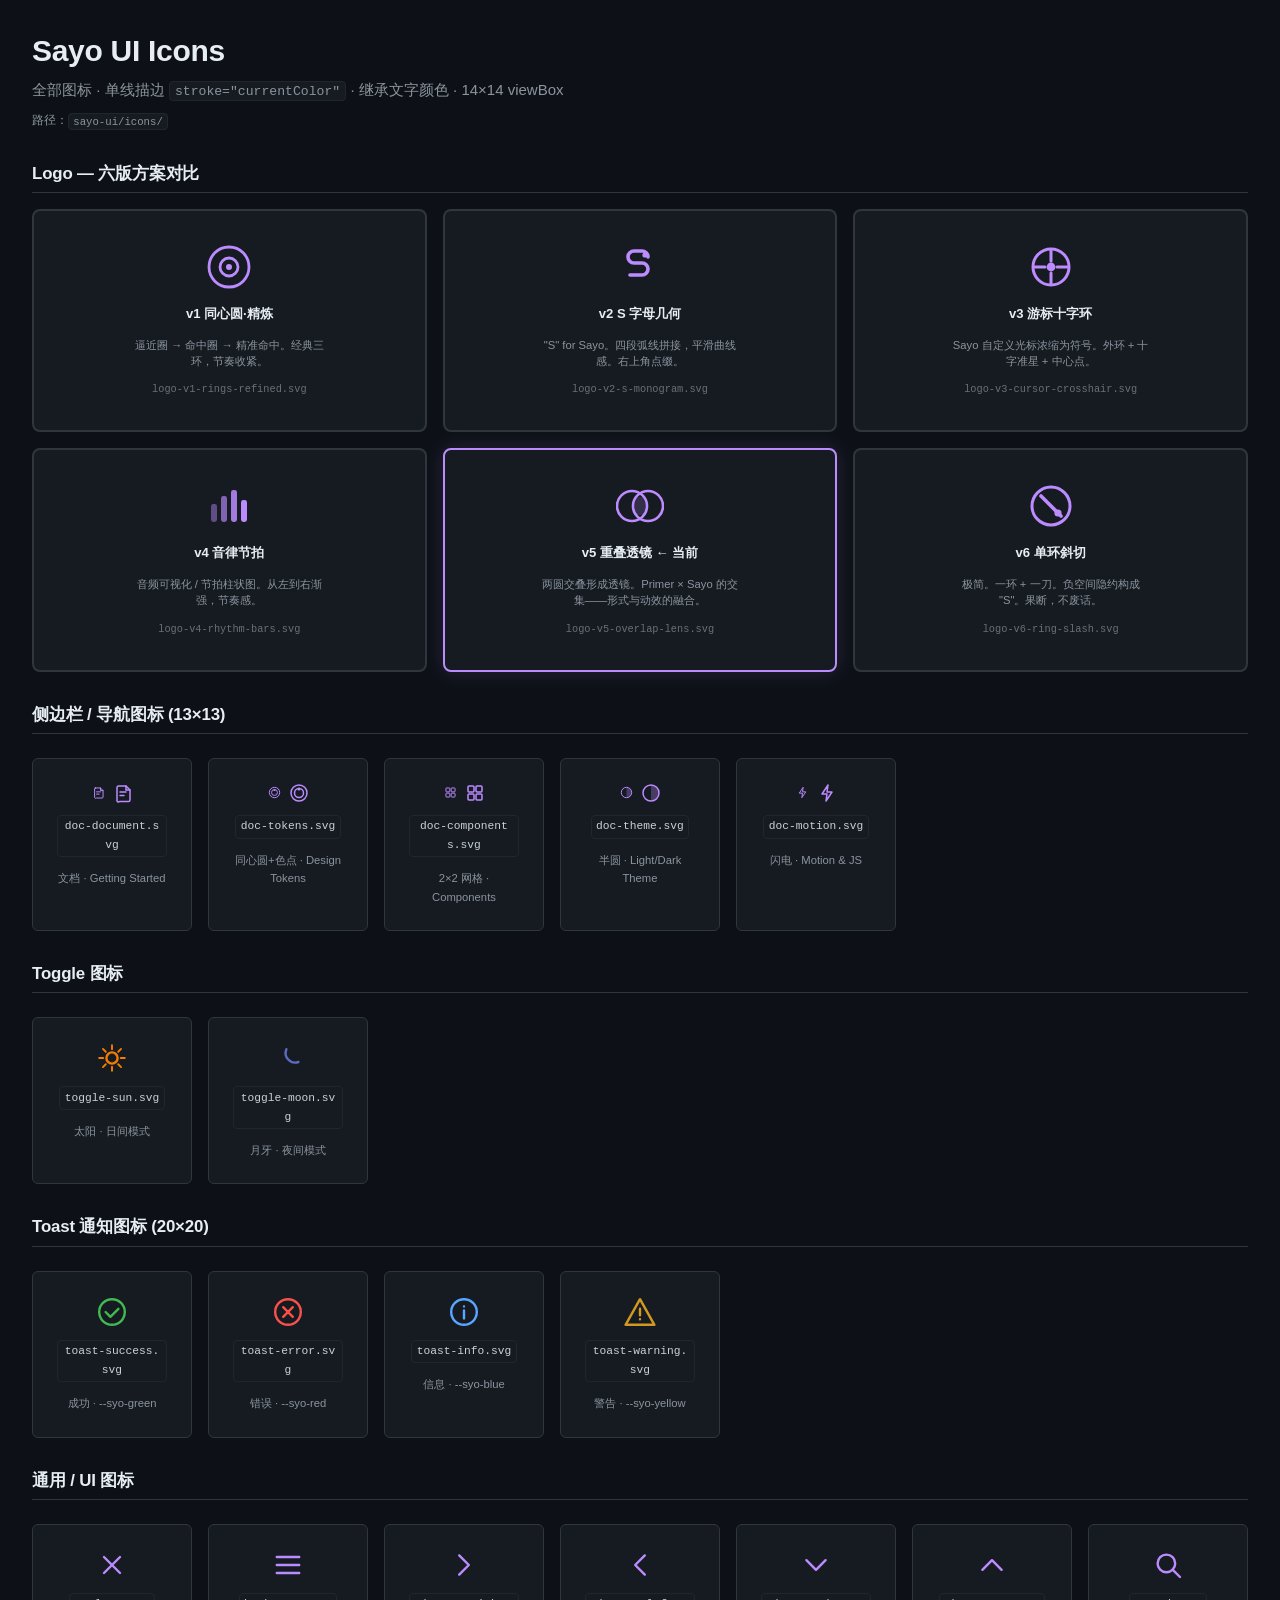
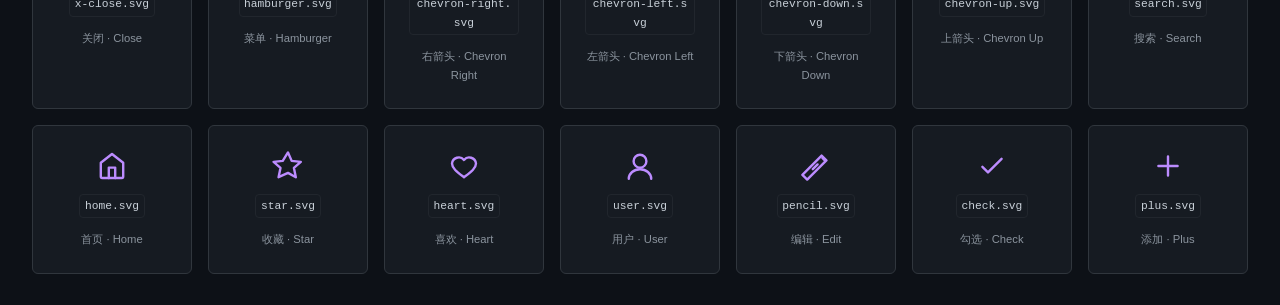
<file: templates/assets/sayo/icons/index.html>
<!DOCTYPE html>
<html lang="zh-CN">
<head>
<meta charset="UTF-8">
<meta name="viewport" content="width=device-width, initial-scale=1.0">
<title>Sayo UI · Icons</title>
<link rel="stylesheet" href="../sayo.css">
<style>
  body { padding: var(--syo-space-8); }
  h1 { margin-bottom: var(--syo-space-2); }
  .icon-grid { display: grid; grid-template-columns: repeat(auto-fill, minmax(160px, 1fr)); gap: var(--syo-space-4); margin-top: var(--syo-space-6); }
  .icon-card {
    display: flex; flex-direction: column; align-items: center; gap: var(--syo-space-3);
    padding: var(--syo-space-6); background: var(--syo-bg-surface); border: 1px solid var(--syo-border); border-radius: var(--syo-radius-md);
  }
  .icon-card svg { width: 32px; height: 32px; color: var(--syo-accent); }
  .icon-card code { font-size: 0.75rem; text-align: center; word-break: break-all; }
  .icon-card .label { font-size: 0.75rem; color: var(--syo-fg-muted); text-align: center; }
  .icon-card .size-demo { display: flex; gap: var(--syo-space-2); align-items: center; }
  .icon-card .size-demo svg { width: 13px; height: 13px; }
  .icon-card .size-demo svg:last-child { width: 20px; height: 20px; }
  .section-title { margin-top: var(--syo-space-8); margin-bottom: var(--syo-space-3); padding-bottom: var(--syo-space-2); border-bottom: 1px solid var(--syo-border); }
</style>
</head>
<body>

<h1>Sayo UI Icons</h1>
<p class="syo-text-muted">
  全部图标 &middot; 单线描边 <code>stroke="currentColor"</code> &middot; 继承文字颜色 &middot; 14×14 viewBox
</p>
<p class="syo-text-sm syo-text-muted syo-mt-2">路径：<code>sayo-ui/icons/</code></p>

<!-- Logo -->
<h3 class="section-title">Logo — 六版方案对比</h3>
<style>
  .logo-grid { display: grid; grid-template-columns: repeat(3, 1fr); gap: var(--syo-space-4); margin-top: var(--syo-space-4); }
  .logo-card { display: flex; flex-direction: column; align-items: center; gap: var(--syo-space-3); padding: var(--syo-space-8) var(--syo-space-4); background: var(--syo-bg-surface); border: 2px solid var(--syo-border); border-radius: var(--syo-radius-lg); transition: border-color 200ms var(--syo-ease-out); }
  .logo-card:hover { border-color: var(--syo-accent); }
  .logo-card svg { width: 48px; height: 48px; color: var(--syo-accent); }
  .logo-card .name { font-weight: 600; font-size: 0.875rem; color: var(--syo-fg-default); }
  .logo-card .desc { font-size: 0.75rem; color: var(--syo-fg-muted); text-align: center; line-height: 1.45; max-width: 200px; }
  .logo-card .file { font-size: 0.6875rem; color: var(--syo-fg-muted); font-family: var(--syo-font-mono); opacity: 0.7; }
  @media (max-width: 640px) { .logo-grid { grid-template-columns: 1fr; } }
</style>
<div class="logo-grid">
  <div class="logo-card">
    <svg viewBox="0 0 24 24" fill="none"><circle cx="12" cy="12" r="10" stroke="currentColor" stroke-width="1.4"/><circle cx="12" cy="12" r="4.5" stroke="currentColor" stroke-width="1.4"/><circle cx="12" cy="12" r="1.5" fill="currentColor"/></svg>
    <span class="name">v1 同心圆·精炼</span>
    <span class="desc">逼近圈 → 命中圈 → 精准命中。经典三环，节奏收紧。</span>
    <span class="file">logo-v1-rings-refined.svg</span>
  </div>
  <div class="logo-card">
    <svg viewBox="0 0 24 24" fill="none"><path d="M16 7a3 3 0 00-3-3H9a3 3 0 00-3 3v0a3 3 0 003 3h4a3 3 0 013 3v0a3 3 0 01-3 3H7" stroke="currentColor" stroke-width="1.8" stroke-linecap="round"/><circle cx="14.5" cy="6" r="1.3" fill="currentColor"/></svg>
    <span class="name">v2 S 字母几何</span>
    <span class="desc">"S" for Sayo。四段弧线拼接，平滑曲线感。右上角点缀。</span>
    <span class="file">logo-v2-s-monogram.svg</span>
  </div>
  <div class="logo-card">
    <svg viewBox="0 0 24 24" fill="none"><circle cx="12" cy="12" r="9" stroke="currentColor" stroke-width="1.5"/><path d="M12 4v5M12 15v5M4 12h5M15 12h5" stroke="currentColor" stroke-width="1.5" stroke-linecap="round"/><circle cx="12" cy="12" r="2.2" fill="currentColor"/></svg>
    <span class="name">v3 游标十字环</span>
    <span class="desc">Sayo 自定义光标浓缩为符号。外环 + 十字准星 + 中心点。</span>
    <span class="file">logo-v3-cursor-crosshair.svg</span>
  </div>
  <div class="logo-card">
    <svg viewBox="0 0 24 24" fill="none"><rect x="3" y="11" width="3" height="9" rx="1.2" fill="currentColor" opacity="0.45"/><rect x="8" y="7" width="3" height="13" rx="1.2" fill="currentColor" opacity="0.65"/><rect x="13" y="4" width="3" height="16" rx="1.2" fill="currentColor" opacity="0.85"/><rect x="18" y="9" width="3" height="11" rx="1.2" fill="currentColor"/></svg>
    <span class="name">v4 音律节拍</span>
    <span class="desc">音频可视化 / 节拍柱状图。从左到右渐强，节奏感。</span>
    <span class="file">logo-v4-rhythm-bars.svg</span>
  </div>
  <div class="logo-card" style="border-color:var(--syo-accent);box-shadow:0 0 20px rgba(188,140,255,0.15)">
    <svg viewBox="0 0 24 24" fill="none"><circle cx="8" cy="12" r="7.5" stroke="currentColor" stroke-width="1.3"/><circle cx="16" cy="12" r="7.5" stroke="currentColor" stroke-width="1.3"/><path d="M10.7 7.6a7.5 7.5 0 012.6 0 7.5 7.5 0 010 8.8 7.5 7.5 0 01-2.6 0 7.5 7.5 0 010-8.8z" fill="currentColor" opacity="0.18"/></svg>
    <span class="name">v5 重叠透镜 ← 当前</span>
    <span class="desc">两圆交叠形成透镜。Primer × Sayo 的交集——形式与动效的融合。</span>
    <span class="file">logo-v5-overlap-lens.svg</span>
  </div>
  <div class="logo-card">
    <svg viewBox="0 0 24 24" fill="none"><circle cx="12" cy="12" r="9.5" stroke="currentColor" stroke-width="1.5"/><path d="M7 7l10 10" stroke="currentColor" stroke-width="1.8" stroke-linecap="round"/><circle cx="15.5" cy="15.5" r="1.8" fill="currentColor"/></svg>
    <span class="name">v6 单环斜切</span>
    <span class="desc">极简。一环 + 一刀。负空间隐约构成 "S"。果断，不废话。</span>
    <span class="file">logo-v6-ring-slash.svg</span>
  </div>
</div>

<!-- Doc sidebar -->
<h3 class="section-title">侧边栏 / 导航图标 (13×13)</h3>
<div class="icon-grid">
  <div class="icon-card">
    <div class="size-demo">
      <svg viewBox="0 0 20 20" fill="none"><path d="M5 3h8l4 4v10a1.5 1.5 0 01-1.5 1.5h-9A1.5 1.5 0 014 17V4.5A1.5 1.5 0 015.5 3z" stroke="currentColor" stroke-width="1.5" stroke-linecap="round" stroke-linejoin="round"/><path d="M13 3v4h4M7 9h6M7 12.5h4" stroke="currentColor" stroke-width="1.5" stroke-linecap="round"/></svg>
      <svg viewBox="0 0 20 20" fill="none"><path d="M5 3h8l4 4v10a1.5 1.5 0 01-1.5 1.5h-9A1.5 1.5 0 014 17V4.5A1.5 1.5 0 015.5 3z" stroke="currentColor" stroke-width="1.5" stroke-linecap="round" stroke-linejoin="round"/><path d="M13 3v4h4M7 9h6M7 12.5h4" stroke="currentColor" stroke-width="1.5" stroke-linecap="round"/></svg>
    </div>
    <code>doc-document.svg</code>
    <span class="label">文档 · Getting Started</span>
  </div>
  <div class="icon-card">
    <div class="size-demo">
      <svg viewBox="0 0 20 20" fill="none"><circle cx="10" cy="10" r="8" stroke="currentColor" stroke-width="1.5"/><circle cx="10" cy="10" r="4.5" stroke="currentColor" stroke-width="1.5"/><circle cx="10" cy="6" r="1.5" fill="currentColor"/></svg>
      <svg viewBox="0 0 20 20" fill="none"><circle cx="10" cy="10" r="8" stroke="currentColor" stroke-width="1.5"/><circle cx="10" cy="10" r="4.5" stroke="currentColor" stroke-width="1.5"/><circle cx="10" cy="6" r="1.5" fill="currentColor"/></svg>
    </div>
    <code>doc-tokens.svg</code>
    <span class="label">同心圆+色点 · Design Tokens</span>
  </div>
  <div class="icon-card">
    <div class="size-demo">
      <svg viewBox="0 0 20 20" fill="none"><rect x="3" y="3" width="6" height="6" rx="1" stroke="currentColor" stroke-width="1.5"/><rect x="11" y="3" width="6" height="6" rx="1" stroke="currentColor" stroke-width="1.5"/><rect x="3" y="11" width="6" height="6" rx="1" stroke="currentColor" stroke-width="1.5"/><rect x="11" y="11" width="6" height="6" rx="1" stroke="currentColor" stroke-width="1.5"/></svg>
      <svg viewBox="0 0 20 20" fill="none"><rect x="3" y="3" width="6" height="6" rx="1" stroke="currentColor" stroke-width="1.5"/><rect x="11" y="3" width="6" height="6" rx="1" stroke="currentColor" stroke-width="1.5"/><rect x="3" y="11" width="6" height="6" rx="1" stroke="currentColor" stroke-width="1.5"/><rect x="11" y="11" width="6" height="6" rx="1" stroke="currentColor" stroke-width="1.5"/></svg>
    </div>
    <code>doc-components.svg</code>
    <span class="label">2×2 网格 · Components</span>
  </div>
  <div class="icon-card">
    <div class="size-demo">
      <svg viewBox="0 0 20 20" fill="none"><circle cx="10" cy="10" r="8" stroke="currentColor" stroke-width="1.5"/><path d="M10 2a8 8 0 010 16V2z" fill="currentColor" opacity="0.3"/></svg>
      <svg viewBox="0 0 20 20" fill="none"><circle cx="10" cy="10" r="8" stroke="currentColor" stroke-width="1.5"/><path d="M10 2a8 8 0 010 16V2z" fill="currentColor" opacity="0.3"/></svg>
    </div>
    <code>doc-theme.svg</code>
    <span class="label">半圆 · Light/Dark Theme</span>
  </div>
  <div class="icon-card">
    <div class="size-demo">
      <svg viewBox="0 0 20 20" fill="none"><path d="M11 2L5 11h5l-1 7 6-9h-5l1-7z" stroke="currentColor" stroke-width="1.5" stroke-linejoin="round"/></svg>
      <svg viewBox="0 0 20 20" fill="none"><path d="M11 2L5 11h5l-1 7 6-9h-5l1-7z" stroke="currentColor" stroke-width="1.5" stroke-linejoin="round"/></svg>
    </div>
    <code>doc-motion.svg</code>
    <span class="label">闪电 · Motion &amp; JS</span>
  </div>
</div>

<!-- Toggle icons -->
<h3 class="section-title">Toggle 图标</h3>
<div class="icon-grid">
  <div class="icon-card">
    <svg viewBox="0 0 20 20" fill="none" style="color:#f57c00"><circle cx="10" cy="10" r="3.5" stroke="currentColor" stroke-width="1.5"/><path d="M10 2v2.5M10 15.5V18M2 10h2.5M15.5 10H18M4.34 4.34l1.77 1.77M13.89 13.89l1.77 1.77M4.34 15.66l1.77-1.77M13.89 6.11l1.77-1.77" stroke="currentColor" stroke-width="1.2" stroke-linecap="round"/></svg>
    <code>toggle-sun.svg</code>
    <span class="label">太阳 · 日间模式</span>
  </div>
  <div class="icon-card">
    <svg viewBox="0 0 20 20" fill="none" style="color:#5c6bc0"><path d="M16.5 12.5A6 6 0 019 4.5a6 6 0 007.5 8z" stroke="currentColor" stroke-width="1.5" stroke-linejoin="round"/></svg>
    <code>toggle-moon.svg</code>
    <span class="label">月牙 · 夜间模式</span>
  </div>
</div>

<!-- Toast icons -->
<h3 class="section-title">Toast 通知图标 (20×20)</h3>
<div class="icon-grid">
  <div class="icon-card">
    <svg viewBox="0 0 20 20" fill="none" style="color:var(--syo-green)"><circle cx="10" cy="10" r="8" stroke="currentColor" stroke-width="1.5"/><path d="M6 10l3 3 5-5" stroke="currentColor" stroke-width="1.5" stroke-linecap="round" stroke-linejoin="round"/></svg>
    <code>toast-success.svg</code>
    <span class="label">成功 · --syo-green</span>
  </div>
  <div class="icon-card">
    <svg viewBox="0 0 20 20" fill="none" style="color:var(--syo-red)"><circle cx="10" cy="10" r="8" stroke="currentColor" stroke-width="1.5"/><path d="M7 7l6 6M13 7l-6 6" stroke="currentColor" stroke-width="1.5" stroke-linecap="round"/></svg>
    <code>toast-error.svg</code>
    <span class="label">错误 · --syo-red</span>
  </div>
  <div class="icon-card">
    <svg viewBox="0 0 20 20" fill="none" style="color:var(--syo-blue)"><circle cx="10" cy="10" r="8" stroke="currentColor" stroke-width="1.5"/><path d="M10 9v5M10 6.5v0" stroke="currentColor" stroke-width="1.5" stroke-linecap="round"/></svg>
    <code>toast-info.svg</code>
    <span class="label">信息 · --syo-blue</span>
  </div>
  <div class="icon-card">
    <svg viewBox="0 0 20 20" fill="none" style="color:var(--syo-yellow)"><path d="M10 2L1 18h18L10 2z" stroke="currentColor" stroke-width="1.5" stroke-linejoin="round"/><path d="M10 8v4M10 14.5v0" stroke="currentColor" stroke-width="1.5" stroke-linecap="round"/></svg>
    <code>toast-warning.svg</code>
    <span class="label">警告 · --syo-yellow</span>
  </div>
</div>

<!-- General / UI icons -->
<h3 class="section-title">通用 / UI 图标</h3>
<div class="icon-grid">
  <div class="icon-card">
    <svg viewBox="0 0 20 20" fill="none"><path d="M5 5l10 10M15 5l-10 10" stroke="currentColor" stroke-width="1.5" stroke-linecap="round"/></svg>
    <code>x-close.svg</code>
    <span class="label">关闭 · Close</span>
  </div>
  <div class="icon-card">
    <svg viewBox="0 0 20 20" fill="none"><path d="M3 5h14M3 10h14M3 15h14" stroke="currentColor" stroke-width="1.5" stroke-linecap="round"/></svg>
    <code>hamburger.svg</code>
    <span class="label">菜单 · Hamburger</span>
  </div>
  <div class="icon-card">
    <svg viewBox="0 0 20 20" fill="none"><path d="M7 4l6 6-6 6" stroke="currentColor" stroke-width="1.5" stroke-linecap="round" stroke-linejoin="round"/></svg>
    <code>chevron-right.svg</code>
    <span class="label">右箭头 · Chevron Right</span>
  </div>
  <div class="icon-card">
    <svg viewBox="0 0 20 20" fill="none"><path d="M13 4l-6 6 6 6" stroke="currentColor" stroke-width="1.5" stroke-linecap="round" stroke-linejoin="round"/></svg>
    <code>chevron-left.svg</code>
    <span class="label">左箭头 · Chevron Left</span>
  </div>
  <div class="icon-card">
    <svg viewBox="0 0 20 20" fill="none"><path d="M4 7l6 6 6-6" stroke="currentColor" stroke-width="1.5" stroke-linecap="round" stroke-linejoin="round"/></svg>
    <code>chevron-down.svg</code>
    <span class="label">下箭头 · Chevron Down</span>
  </div>
  <div class="icon-card">
    <svg viewBox="0 0 20 20" fill="none"><path d="M4 13l6-6 6 6" stroke="currentColor" stroke-width="1.5" stroke-linecap="round" stroke-linejoin="round"/></svg>
    <code>chevron-up.svg</code>
    <span class="label">上箭头 · Chevron Up</span>
  </div>
  <div class="icon-card">
    <svg viewBox="0 0 20 20" fill="none"><circle cx="9" cy="9" r="5.5" stroke="currentColor" stroke-width="1.5"/><path d="M13 13l4.5 4.5" stroke="currentColor" stroke-width="1.5" stroke-linecap="round"/></svg>
    <code>search.svg</code>
    <span class="label">搜索 · Search</span>
  </div>
  <div class="icon-card">
    <svg viewBox="0 0 20 20" fill="none"><path d="M3 8l7-5.5L17 8v8.5a1 1 0 01-1 1H4a1 1 0 01-1-1V8z" stroke="currentColor" stroke-width="1.5" stroke-linecap="round" stroke-linejoin="round"/><path d="M8 17.5V11h4v6.5" stroke="currentColor" stroke-width="1.5" stroke-linecap="round" stroke-linejoin="round"/></svg>
    <code>home.svg</code>
    <span class="label">首页 · Home</span>
  </div>
  <div class="icon-card">
    <svg viewBox="0 0 20 20" fill="none"><path d="M10 1.5l2.3 5.3 5.7.6-4.3 3.8 1.2 5.8L10 14.3 4.1 17l1.2-5.8L1 7.4l5.7-.6L10 1.5z" stroke="currentColor" stroke-width="1.5" stroke-linejoin="round"/></svg>
    <code>star.svg</code>
    <span class="label">收藏 · Star</span>
  </div>
  <div class="icon-card">
    <svg viewBox="0 0 20 20" fill="none"><path d="M10 17c-4-3-7.5-5.4-7.5-8.5A4.25 4.25 0 0110 6.2a4.25 4.25 0 017.5 2.3c0 3.1-3.5 5.5-7.5 8.5z" stroke="currentColor" stroke-width="1.5" stroke-linejoin="round"/></svg>
    <code>heart.svg</code>
    <span class="label">喜欢 · Heart</span>
  </div>
  <div class="icon-card">
    <svg viewBox="0 0 20 20" fill="none"><circle cx="10" cy="7" r="4" stroke="currentColor" stroke-width="1.5"/><path d="M3 18c0-3.3 3.1-6 7-6s7 2.7 7 6" stroke="currentColor" stroke-width="1.5" stroke-linecap="round"/></svg>
    <code>user.svg</code>
    <span class="label">用户 · User</span>
  </div>
  <div class="icon-card">
    <svg viewBox="0 0 20 20" fill="none"><path d="M13.5 3.5l-12 12 3 3 12-12-3-3z" stroke="currentColor" stroke-width="1.5" stroke-linejoin="round"/><path d="M11 9l-3 3" stroke="currentColor" stroke-width="1.5" stroke-linecap="round"/><path d="M14 5l1.5 1.5" stroke="currentColor" stroke-width="1.5" stroke-linecap="round"/></svg>
    <code>pencil.svg</code>
    <span class="label">编辑 · Edit</span>
  </div>
  <div class="icon-card">
    <svg viewBox="0 0 20 20" fill="none"><path d="M4 10.5l3.5 3.5 8.5-8.5" stroke="currentColor" stroke-width="1.5" stroke-linecap="round" stroke-linejoin="round"/></svg>
    <code>check.svg</code>
    <span class="label">勾选 · Check</span>
  </div>
  <div class="icon-card">
    <svg viewBox="0 0 20 20" fill="none"><path d="M10 4v12M4 10h12" stroke="currentColor" stroke-width="1.5" stroke-linecap="round"/></svg>
    <code>plus.svg</code>
    <span class="label">添加 · Plus</span>
  </div>
</div>

</body>
</html>
</file>
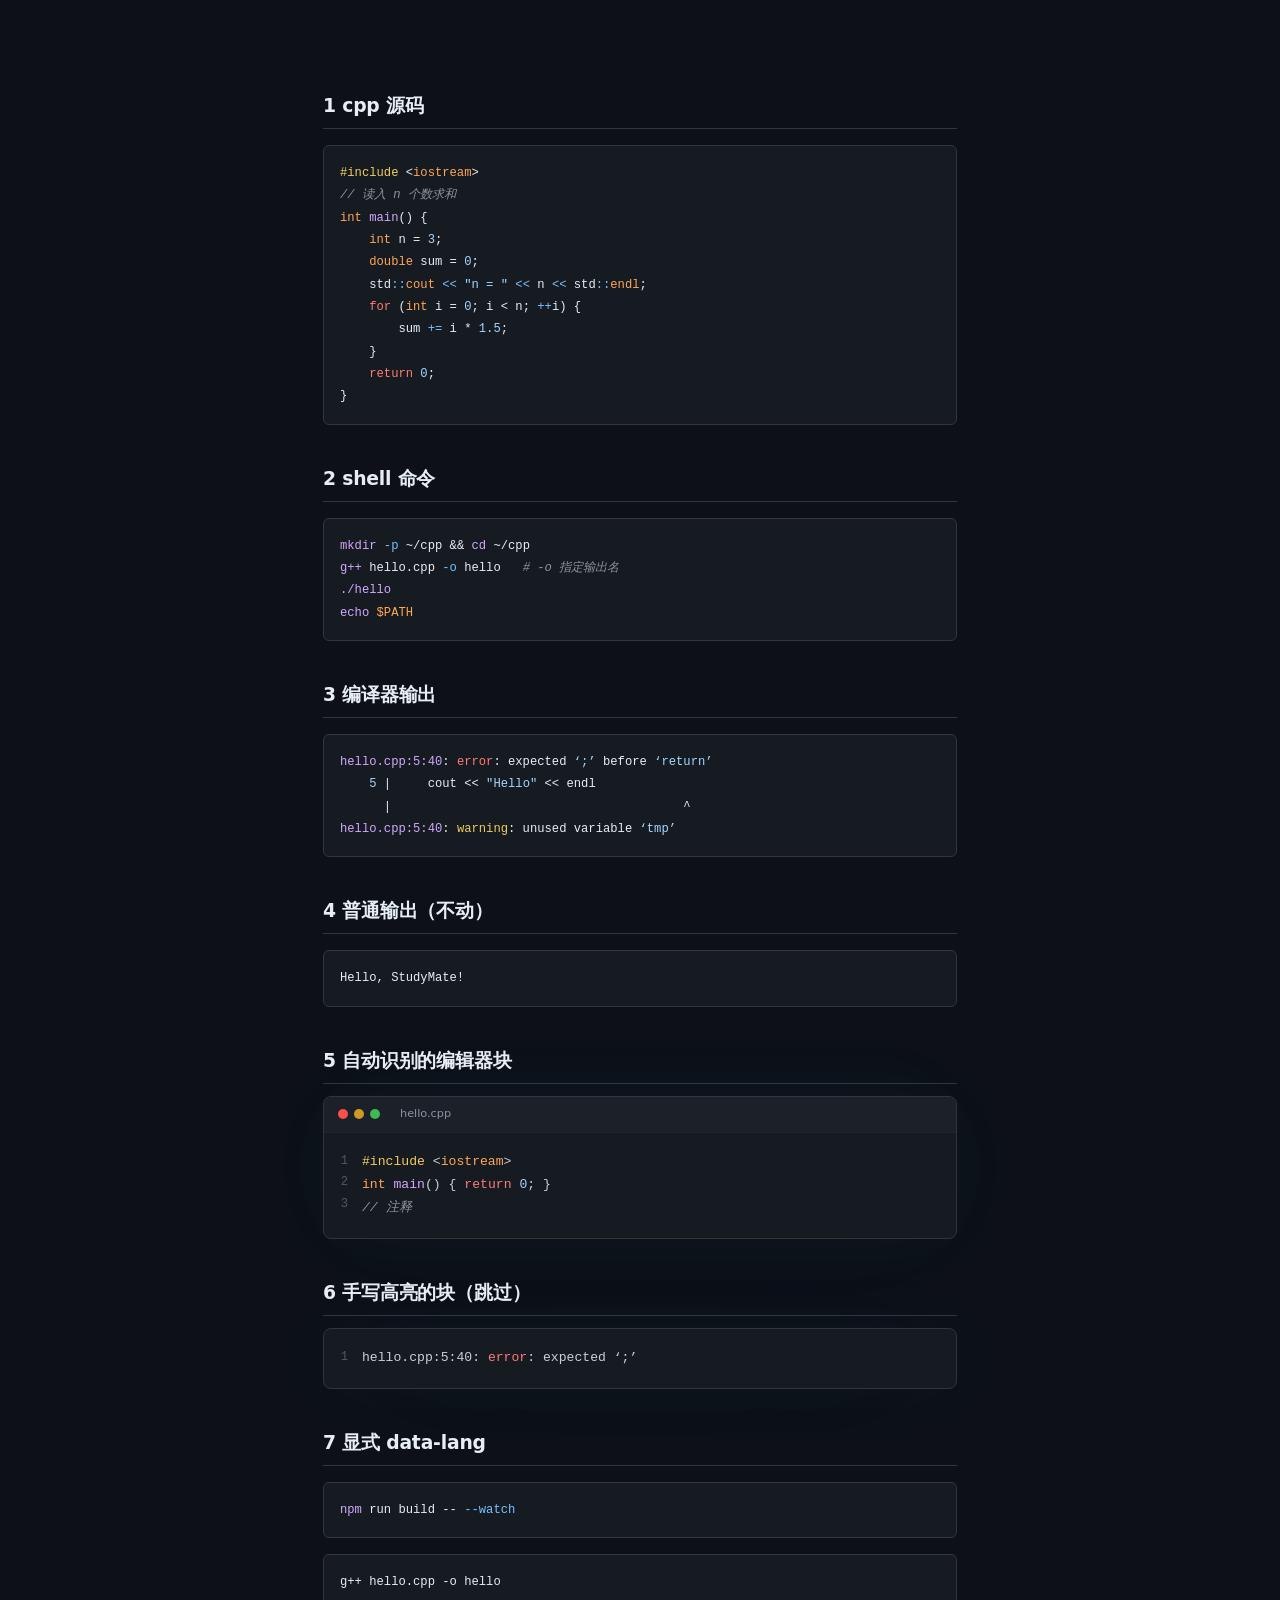
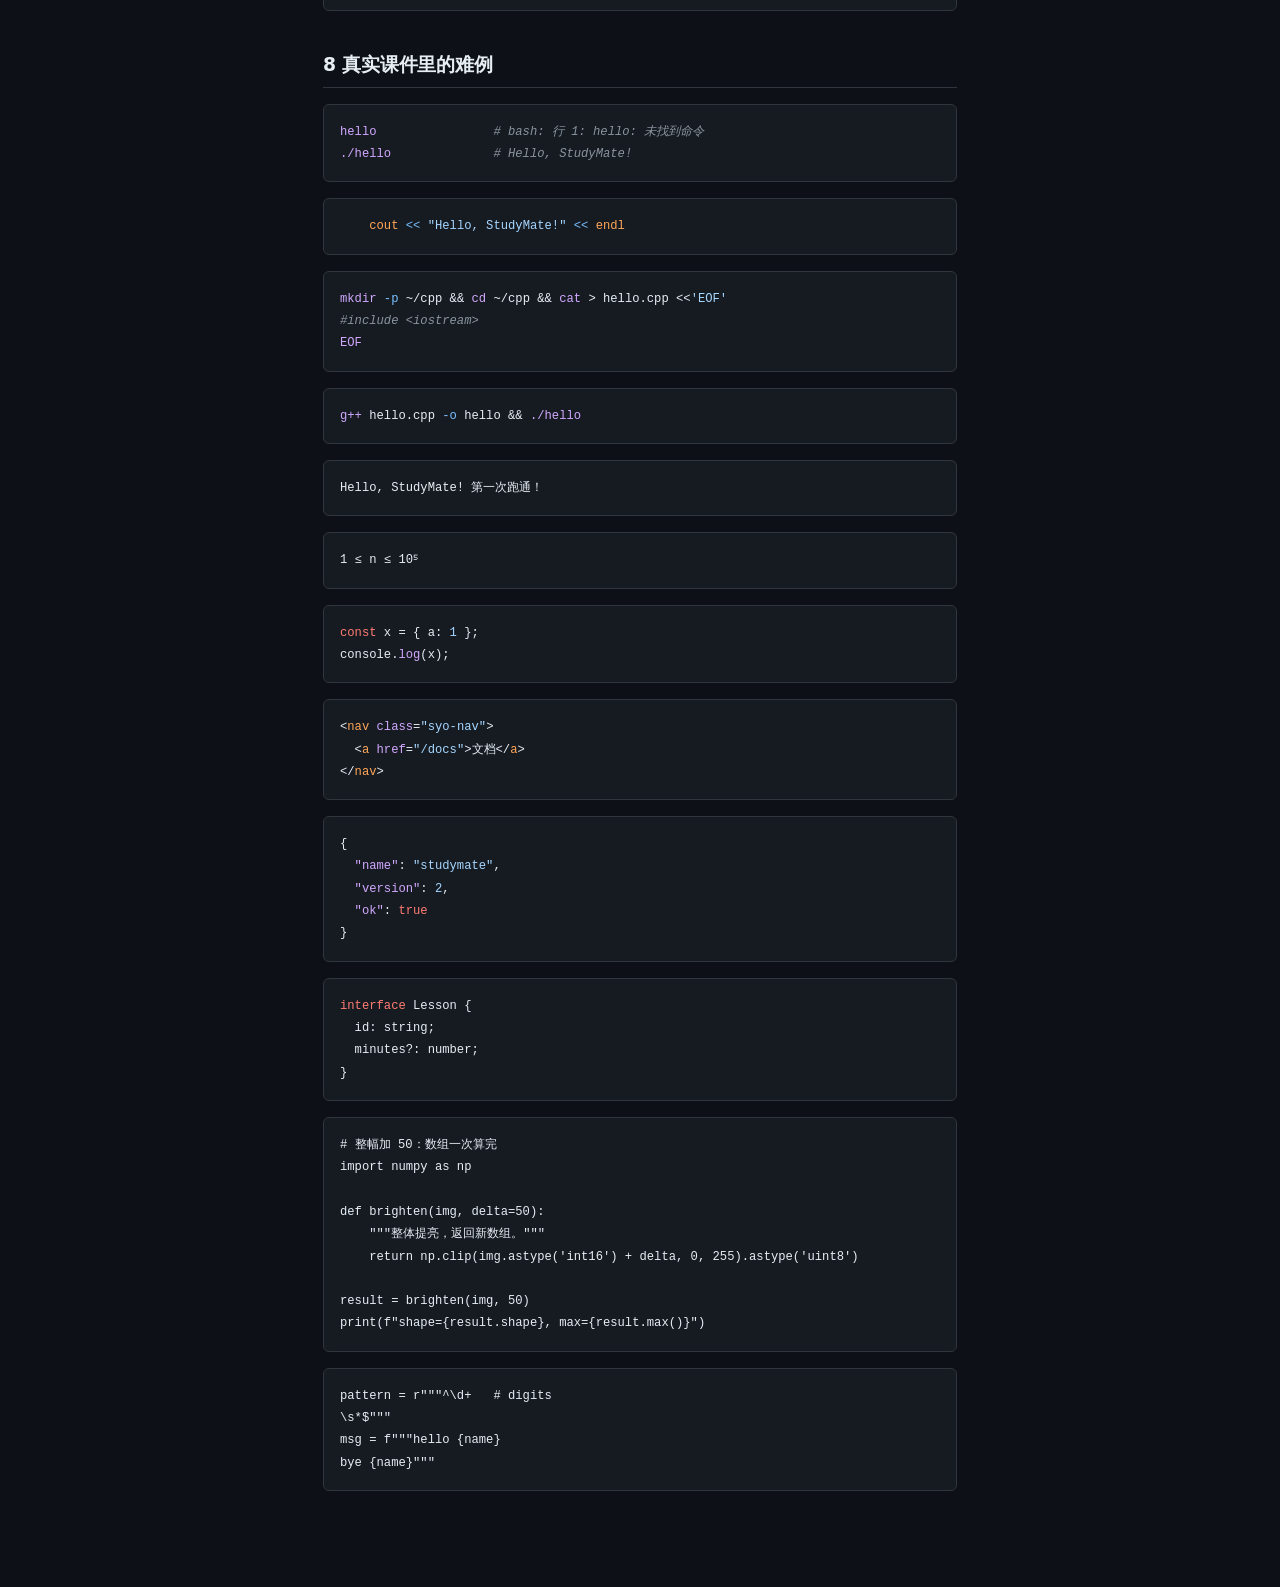
<file: scripts/tests/browser/highlight-fixture.html>
<!DOCTYPE html>
<html lang="zh-CN" data-theme="light">
<head>
<meta charset="UTF-8">
<title>代码块高亮 fixture</title>
<link rel="stylesheet" href="../../../templates/assets/sayo/sayo.css">
<link rel="stylesheet" href="../../../templates/assets/learn-theme.css">
<link rel="stylesheet" href="../../../templates/assets/style.css">
<script src="../../../templates/assets/learn-theme.js"></script>
<script>LearnTheme.apply();</script>
</head>
<body class="lesson-body">
<article class="lesson">

<h2>1 cpp 源码</h2>
<pre id="b1"><code>#include &lt;iostream&gt;
// 读入 n 个数求和
int main() {
    int n = 3;
    double sum = 0;
    std::cout &lt;&lt; "n = " &lt;&lt; n &lt;&lt; std::endl;
    for (int i = 0; i &lt; n; ++i) {
        sum += i * 1.5;
    }
    return 0;
}</code></pre>

<h2>2 shell 命令</h2>
<pre id="b2"><code>mkdir -p ~/cpp &amp;&amp; cd ~/cpp
g++ hello.cpp -o hello   # -o 指定输出名
./hello
echo $PATH</code></pre>

<h2>3 编译器输出</h2>
<pre id="b3"><code>hello.cpp:5:40: error: expected ‘;’ before ‘return’
    5 |     cout &lt;&lt; "Hello" &lt;&lt; endl
      |                                        ^
hello.cpp:5:40: warning: unused variable ‘tmp’</code></pre>

<h2>4 普通输出（不动）</h2>
<pre id="b4"><code>Hello, StudyMate!</code></pre>

<h2>5 自动识别的编辑器块</h2>
<div class="syo-editor" id="b5">
  <div class="syo-editor-titlebar">
    <span class="syo-editor-dots"><span class="syo-editor-dot syo-editor-dot--red"></span><span class="syo-editor-dot syo-editor-dot--yellow"></span><span class="syo-editor-dot syo-editor-dot--green"></span></span>
    <span class="syo-editor-filename">hello.cpp</span>
  </div>
  <div class="syo-editor-body">
    <div class="syo-editor-gutter"><span>1</span><span>2</span><span>3</span></div>
    <div class="syo-editor-code">
      <span class="line">#include &lt;iostream&gt;</span>
      <span class="line">int main() { return 0; }</span>
      <span class="line">// 注释</span>
    </div>
  </div>
</div>

<h2>6 手写高亮的块（跳过）</h2>
<div class="syo-editor" id="b6">
  <div class="syo-editor-body">
    <div class="syo-editor-gutter"><span>1</span></div>
    <div class="syo-editor-code">
      <span class="line">hello.cpp:5:40: <span class="syn-keyword">error</span>: expected ‘;’</span>
    </div>
  </div>
</div>

<h2>7 显式 data-lang</h2>
<pre id="b7" data-lang="sh"><code>npm run build -- --watch</code></pre>
<pre id="b8" data-lang="text"><code>g++ hello.cpp -o hello</code></pre>

<h2>8 真实课件里的难例</h2>
<pre id="b9"><code>hello                # bash: 行 1: hello: 未找到命令
./hello              # Hello, StudyMate!</code></pre>
<pre id="b10"><code>    cout &lt;&lt; "Hello, StudyMate!" &lt;&lt; endl</code></pre>
<pre id="b11"><code>mkdir -p ~/cpp &amp;&amp; cd ~/cpp &amp;&amp; cat &gt; hello.cpp &lt;&lt;'EOF'
#include &lt;iostream&gt;
EOF</code></pre>
<pre id="b12"><code>g++ hello.cpp -o hello &amp;&amp; ./hello</code></pre>
<pre id="b13"><code>Hello, StudyMate! 第一次跑通！</code></pre>
<pre id="b14"><code>1 ≤ n ≤ 10⁵</code></pre>
<pre id="b15"><code>const x = { a: 1 };
console.log(x);</code></pre>
<pre id="b16"><code>&lt;nav class="syo-nav"&gt;
  &lt;a href="/docs"&gt;文档&lt;/a&gt;
&lt;/nav&gt;</code></pre>
<pre id="b17"><code>{
  "name": "studymate",
  "version": 2,
  "ok": true
}</code></pre>
<pre id="b18"><code>interface Lesson {
  id: string;
  minutes?: number;
}</code></pre>
<pre id="b19" data-lang="python"><code># 整幅加 50：数组一次算完
import numpy as np

def brighten(img, delta=50):
    &quot;&quot;&quot;整体提亮，返回新数组。&quot;&quot;&quot;
    return np.clip(img.astype(&#39;int16&#39;) + delta, 0, 255).astype(&#39;uint8&#39;)

result = brighten(img, 50)
print(f&quot;shape={result.shape}, max={result.max()}&quot;)</code></pre>
<pre id="b20" data-lang="python"><code>pattern = r&quot;&quot;&quot;^\d+   # digits
\s*$&quot;&quot;&quot;
msg = f&quot;&quot;&quot;hello {name}
bye {name}&quot;&quot;&quot;</code></pre>

</article>
</body>
</html>
</file>
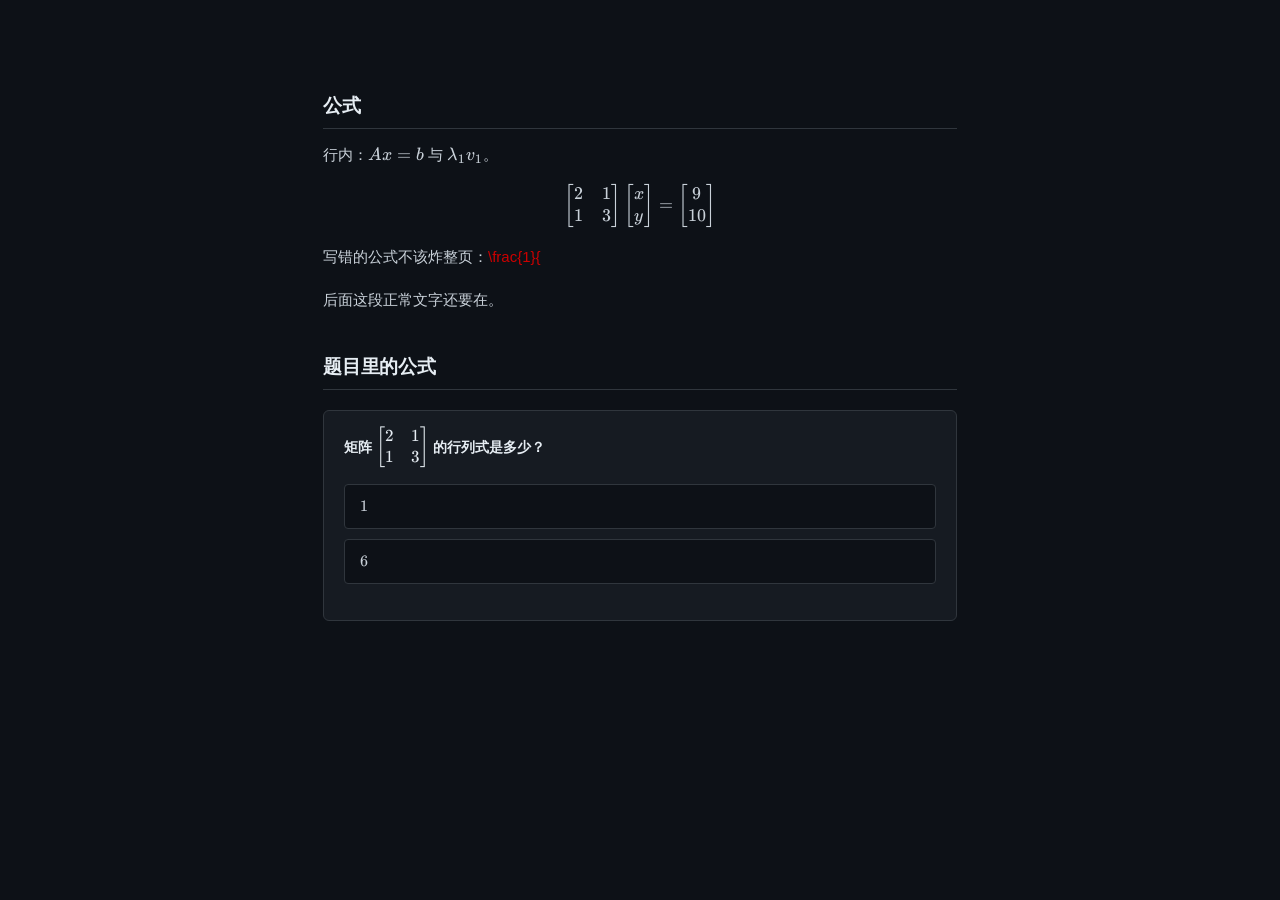
<file: scripts/tests/browser/math-fixture.html>
<!DOCTYPE html>
<!-- 公式排版 fixture：结构照渲染产物写（KaTeX 三件按需注入在正文之后，见 references/课件内容格式.md 第 3 节）。
     引用仓库内的 templates/assets/，所以路径是 ../../../templates/assets/… -->
<html lang="zh-CN" data-theme="dark">
<head>
<meta charset="UTF-8">
<title>公式排版 fixture</title>
<link rel="stylesheet" href="../../../templates/assets/sayo/sayo.css">
<link rel="stylesheet" href="../../../templates/assets/style.css">
<script src="../../../templates/assets/learn-theme.js"></script>
</head>
<body class="lesson-body">

<article class="lesson">
  <h2>公式</h2>
  <p>行内：<span class="math-inline">Ax = b</span> 与 <span class="math-inline">\lambda_1 v_1</span>。</p>
  <div class="math-block">\begin{bmatrix} 2 &amp; 1 \\ 1 &amp; 3 \end{bmatrix}
\begin{bmatrix} x \\ y \end{bmatrix} = \begin{bmatrix} 9 \\ 10 \end{bmatrix}</div>
  <p>写错的公式不该炸整页：<span class="math-inline">\frac{1}{</span></p>
  <p>后面这段正常文字还要在。</p>

  <h2>题目里的公式</h2>
  <div class="quiz" data-quiz='[{&quot;q&quot;: &quot;矩阵 $\\begin{bmatrix} 2 &amp; 1 \\\\ 1 &amp; 3 \\end{bmatrix}$ 的行列式是多少？&quot;, &quot;opts&quot;: [&quot;$1$&quot;, &quot;$6$&quot;], &quot;ans&quot;: 1, &quot;why&quot;: &quot;用 $ad - bc$ 算。&quot;}]'></div>
</article>

<link rel="stylesheet" href="../../../templates/assets/katex/katex.min.css">
<script src="../../../templates/assets/katex/katex.min.js" defer></script>
<script src="../../../templates/assets/lesson-math.js" defer></script>
<script src="../../../templates/assets/quiz.js" defer></script>

</body>
</html>
</file>
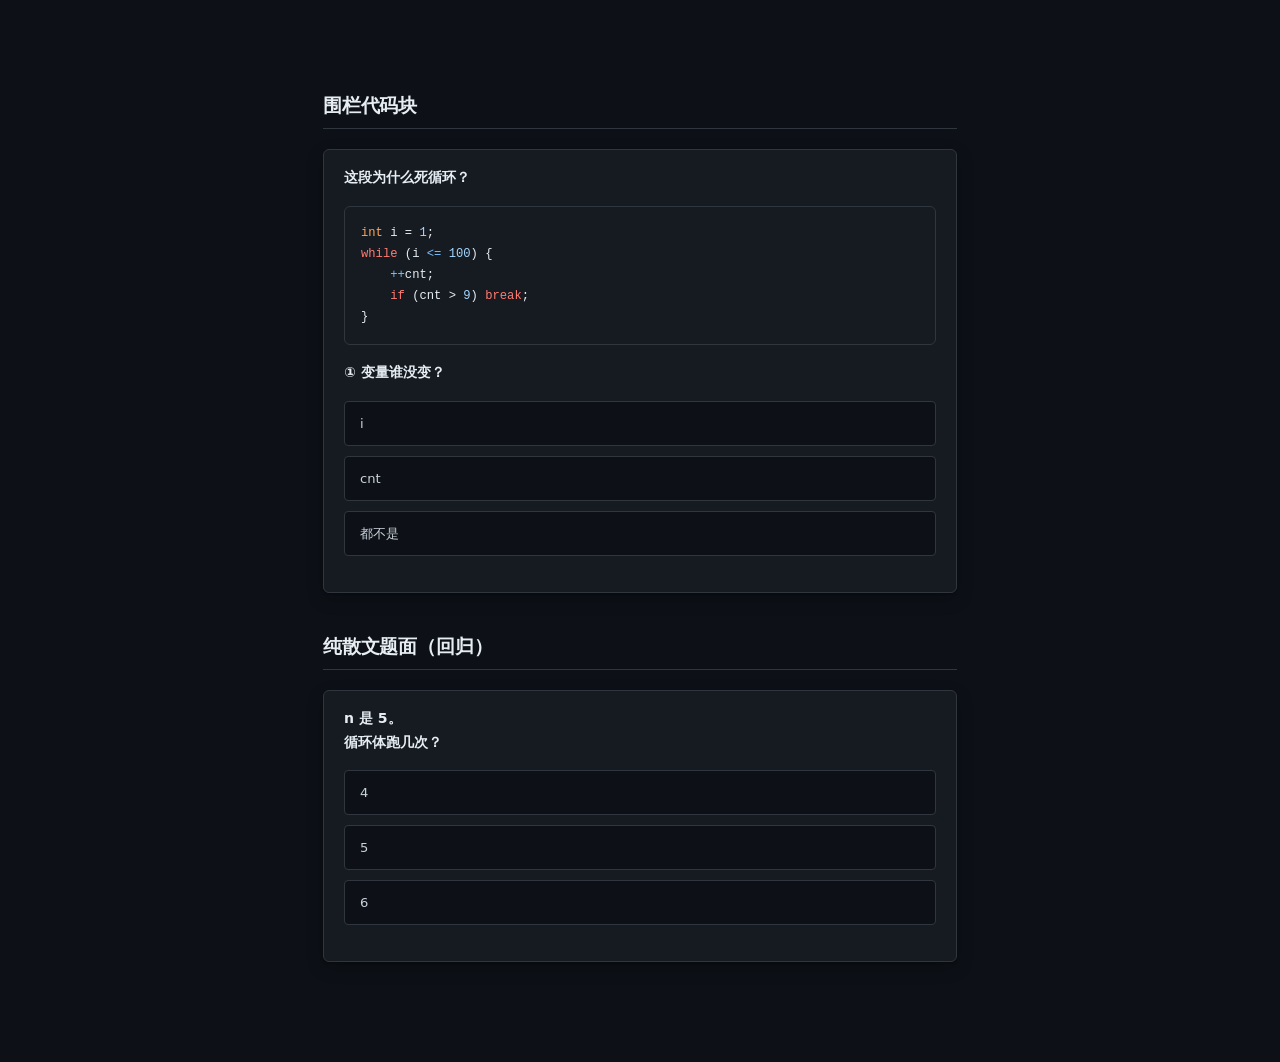
<file: scripts/tests/browser/quiz-code-fixture.html>
<!DOCTYPE html>
<html lang="zh-CN" data-theme="light">
<head>
<meta charset="UTF-8">
<title>题目里的代码块 fixture</title>
<link rel="stylesheet" href="../../../templates/assets/sayo/sayo.css">
<link rel="stylesheet" href="../../../templates/assets/learn-theme.css">
<link rel="stylesheet" href="../../../templates/assets/style.css">
<script src="../../../templates/assets/learn-theme.js"></script>
<script>LearnTheme.apply();</script>
</head>
<body class="lesson-body">
<article class="lesson">

<h2>围栏代码块</h2>
<!-- 第 1 题：围栏 + 嵌套缩进（断言缩进保留、上色发生）+ 前后各一段散文 -->
<div class="quiz" id="q1" data-quiz='[{"q":"这段为什么死循环？\n\n```cpp\nint i = 1;\nwhile (i &lt;= 100) {\n    ++cnt;\n    if (cnt &gt; 9) break;\n}\n```\n\n① 变量谁没变？","opts":["i","cnt","都不是"],"ans":0,"why":"循环体里没改 i"}]'></div>

<h2>纯散文题面（回归）</h2>
<!-- 第 2 题：没有围栏，只有 \n——不该出现代码块 -->
<div class="quiz" id="q2" data-quiz='[{"q":"n 是 5。\n循环体跑几次？","opts":["4","5","6"],"ans":1,"why":"从 1 数到 5"}]'></div>

<script src="../../../templates/assets/sayo/sayo.js"></script>
<script src="../../../templates/assets/quiz.js" defer></script>
</article>
</body>
</html>
</file>
<file: templates/assets/sayo/sayo.css>
/* ═══════════════════════════════════════════════════════════════
   SAYO UI — DESIGN TOKENS & CORE
   GitHub Primer Dark + Sayo interaction engine
   Zero dependencies. CSS variable driven. Dark-first.
   ═══════════════════════════════════════════════════════════════ */

/* ── TOKENS ─────────────────────────────────────────────────── */
:root {
  /* Backgrounds */
  --syo-bg-base:      #0d1117;
  --syo-bg-surface:   #161b22;
  --syo-bg-elevated:  #1c2129;
  --syo-bg-selection: rgba(31, 111, 235, 0.2);

  /* Borders */
  --syo-border:       #30363d;
  --syo-border-muted: #21262d;

  /* Foregrounds */
  --syo-fg-default: #e6edf3;
  --syo-fg-body:    #c9d1d9;
  --syo-fg-muted:   #8b949e;

  /* Functional */
  --syo-red:    #f85149;
  --syo-orange: #f0883e;
  --syo-yellow: #d29922;
  --syo-green:  #3fb950;
  --syo-teal:   #39d353;
  --syo-cyan:   #79c0ff;
  --syo-blue:   #58a6ff;
  --syo-purple: #bc8cff;
  --syo-pink:   #d2a8ff;

  /* Semantic roles */
  --syo-danger:    var(--syo-red);
  --syo-warning:   var(--syo-yellow);
  --syo-success:   var(--syo-green);
  --syo-info:      var(--syo-blue);
  --syo-accent:    var(--syo-purple);
  --syo-secondary: var(--syo-cyan);
  --syo-special:   var(--syo-orange);
  --syo-subtle:    var(--syo-teal);

  /* Syntax highlight */
  --syo-syn-comment:  #8b949e;
  --syo-syn-keyword:  #ff7b72;
  --syo-syn-string:   #a5d6ff;
  --syo-syn-func:     #d2a8ff;
  --syo-syn-type:     #ffa657;
  --syo-syn-macro:    #f2cc60;
  --syo-syn-operator: #79c0ff;
  --syo-syn-number:   #a5d6ff;

  /* Typography */
  --syo-font-sans:  "Inter", "Noto Sans SC", "PingFang SC", "Microsoft YaHei", -apple-system, BlinkMacSystemFont, sans-serif;
  --syo-font-mono:  "Fira Code", "SF Mono", "Cascadia Code", "JetBrains Mono", monospace;
  --syo-font-size:  15px;
  --syo-line-height: 1.65;

  /* Spacing scale */
  --syo-space-1: 4px;
  --syo-space-2: 8px;
  --syo-space-3: 12px;
  --syo-space-4: 16px;
  --syo-space-5: 20px;
  --syo-space-6: 24px;
  --syo-space-8: 32px;
  --syo-space-10: 40px;
  --syo-space-12: 48px;

  /* Radii */
  --syo-radius-sm: 4px;
  --syo-radius-md: 6px;
  --syo-radius-lg: 8px;
  --syo-radius-full: 999px;

  /* Container */
  --syo-container: 860px;

  /* Nav */
  --syo-nav-height: 52px;

  /* Easing */
  --syo-ease-elastic:  cubic-bezier(0.34, 1.56, 0.64, 1);
  --syo-ease-out:      cubic-bezier(0.4, 0, 0.2, 1);
  --syo-ease-spring:   cubic-bezier(0.25, 0.46, 0.45, 0.94);

  /* Transitions */
  --syo-trans-color:  color 180ms var(--syo-ease-out);
  --syo-trans-spring: transform 250ms var(--syo-ease-elastic), border-color 200ms var(--syo-ease-out), background 200ms var(--syo-ease-out);
  --syo-trans-active: transform 100ms var(--syo-ease-out);
}

/* ── LIGHT THEME ─────────────────────────────────────────────── */
/* Trigger: <html data-syo-theme="light"> or toggle via JS */
html[data-syo-theme="light"] {
  /* Backgrounds */
  --syo-bg-base:      #ffffff;
  --syo-bg-surface:   #f6f8fa;
  --syo-bg-elevated:  #ffffff;
  --syo-bg-selection: rgba(9, 105, 218, 0.15);

  /* Borders */
  --syo-border:       #d0d7de;
  --syo-border-muted: #d8dee4;

  /* Foregrounds */
  --syo-fg-default: #1f2328;
  --syo-fg-body:    #1f2328;
  --syo-fg-muted:   #656d76;

  /* Functional — adjusted for light bg contrast */
  --syo-red:    #cf222e;
  --syo-orange: #bc4c00;
  --syo-yellow: #9a6700;
  --syo-green:  #1a7f37;
  --syo-teal:   #0a8b82;
  --syo-cyan:   #0a85bb;
  --syo-blue:   #0969da;
  --syo-purple: #8250df;
  --syo-pink:   #bf3989;

  /* Syntax highlight */
  --syo-syn-comment:  #6e7781;
  --syo-syn-keyword:  #cf222e;
  --syo-syn-string:   #0a3069;
  --syo-syn-func:     #8250df;
  --syo-syn-type:     #bc4c00;
  --syo-syn-macro:    #9a6700;
  --syo-syn-operator: #0550ae;
  --syo-syn-number:   #0550ae;
}

/* Light-theme select chevron — needs own SVG since data URIs can't inherit var() */
html[data-syo-theme="light"] .syo-select {
  background-image: url("data:image/svg+xml,%3Csvg width='12' height='8' viewBox='0 0 12 8' fill='none' xmlns='http://www.w3.org/2000/svg'%3E%3Cpath d='M1 1.5l5 5 5-5' stroke='%23656d76' stroke-width='1.5' stroke-linecap='round' stroke-linejoin='round'/%3E%3C/svg%3E");
}

/* ── RESET ──────────────────────────────────────────────────── */
/* :where() → zero specificity — easy to override in consumer CSS */
:where(*, *::before, *::after) { box-sizing: border-box; margin: 0; padding: 0; }

html {
  scroll-behavior: smooth;
  font-size: var(--syo-font-size);
  -webkit-text-size-adjust: 100%;
}

body {
  background: var(--syo-bg-base);
  color: var(--syo-fg-body);
  font-family: var(--syo-font-sans);
  font-weight: 400;
  line-height: var(--syo-line-height);
  -webkit-font-smoothing: antialiased;
  -moz-osx-font-smoothing: grayscale;
}

/* custom cursor active — suppress all system cursors */
body[data-syo-cursor],
body[data-syo-cursor] * {
  cursor: none !important;
}

/* ── SCROLLBAR ───────────────────────────────────────────────── */
::-webkit-scrollbar { width: 6px; height: 6px; }
::-webkit-scrollbar-track { background: transparent; }
::-webkit-scrollbar-thumb {
  background: var(--syo-border);
  border-radius: 3px;
}
::-webkit-scrollbar-thumb:hover { background: var(--syo-fg-muted); }
/* Firefox */
* { scrollbar-width: thin; scrollbar-color: var(--syo-border) transparent; }

::selection { background: var(--syo-bg-selection); color: var(--syo-fg-default); }

img, svg { display: block; max-width: 100%; }
svg[data-syo-icon] { flex-shrink: 0; }

:focus-visible {
  outline: 2px solid var(--syo-blue);
  outline-offset: 2px;
}

/* ── BASE ───────────────────────────────────────────────────── */
a {
  color: var(--syo-blue);
  text-decoration: none;
  transition: var(--syo-trans-color);
}
a:hover { color: var(--syo-accent); }

h1, h2, h3, h4, h5, h6 {
  color: var(--syo-fg-default);
  font-weight: 600;
  letter-spacing: -0.01em;
  line-height: 1.25;
}

h1 { font-size: clamp(1.5rem, 4vw, 2rem); }
h2 { font-size: clamp(1.25rem, 3vw, 1.5rem); }
h3 { font-size: 1.125rem; }
h4 { font-size: 1rem; }

p + p { margin-top: 0.5em; }

code, pre {
  font-family: var(--syo-font-mono);
  font-size: 0.875em;
}

code {
  background: var(--syo-bg-surface);
  padding: 0.15em 0.4em;
  border-radius: var(--syo-radius-sm);
  border: 1px solid var(--syo-border-muted);
}

pre {
  background: var(--syo-bg-surface);
  border: 1px solid var(--syo-border);
  border-radius: var(--syo-radius-md);
  padding: var(--syo-space-4);
  overflow-x: auto;
  line-height: 1.65;
}

pre code {
  background: none;
  padding: 0;
  border: none;
  font-size: 0.875rem;
}

hr {
  border: none;
  border-top: 1px solid var(--syo-border);
}

/* ── LAYOUT ─────────────────────────────────────────────────── */
.syo-container {
  width: 100%;
  max-width: var(--syo-container);
  margin-left: auto;
  margin-right: auto;
  padding-left: var(--syo-space-6);
  padding-right: var(--syo-space-6);
}

.syo-section {
  padding-top: var(--syo-space-12);
  padding-bottom: var(--syo-space-12);
  border-top: 1px solid var(--syo-border);
}

.syo-section-header {
  margin-bottom: var(--syo-space-6);
}

.syo-section-label {
  font-family: var(--syo-font-mono);
  font-size: 0.75rem;
  color: var(--syo-fg-muted);
  text-transform: lowercase;
  letter-spacing: 0.04em;
  margin-bottom: var(--syo-space-1);
}

.syo-grid-2 { display: grid; grid-template-columns: 1fr 1fr; gap: var(--syo-space-3); }
.syo-grid-3 { display: grid; grid-template-columns: 1fr 1fr 1fr; gap: var(--syo-space-3); }
.syo-grid-4 { display: grid; grid-template-columns: 1fr 1fr 1fr 1fr; gap: var(--syo-space-3); }

.syo-flex { display: flex; }
.syo-flex-wrap { flex-wrap: wrap; }
.syo-flex-center { align-items: center; justify-content: center; }
.syo-flex-between { align-items: center; justify-content: space-between; }

.syo-gap-1 { gap: var(--syo-space-1); }
.syo-gap-2 { gap: var(--syo-space-2); }
.syo-gap-3 { gap: var(--syo-space-3); }
.syo-gap-4 { gap: var(--syo-space-4); }
.syo-gap-6 { gap: var(--syo-space-6); }

/* ── COMPONENTS: NAV ────────────────────────────────────────── */
.syo-nav {
  position: sticky;
  top: 0;
  z-index: 100;
  display: flex;
  align-items: center;
  justify-content: space-between;
  height: var(--syo-nav-height);
  padding: 0 var(--syo-space-6);
  background: var(--syo-bg-surface);
  border-bottom: 1px solid var(--syo-border);
  overflow: hidden;
}

.syo-nav-brand {
  font-weight: 600;
  font-size: 0.9375rem;
  color: var(--syo-fg-default);
  letter-spacing: -0.01em;
}

.syo-nav-links {
  display: flex;
  gap: var(--syo-space-6);
  list-style: none;
}

.syo-nav-links a {
  display: inline-block;
  font-size: 0.875rem;
  color: var(--syo-fg-muted);
  font-weight: 500;
  transition: var(--syo-trans-spring);
}
.syo-nav-links a:hover { color: var(--syo-fg-default); transform: scale(1.12); }
.syo-nav-links a:active { transform: scale(0.95); transition: var(--syo-trans-active); }

/* ── COMPONENTS: EDITOR ─────────────────────────────────────── */
.syo-editor {
  background: var(--syo-bg-surface);
  border: 1px solid var(--syo-border);
  border-radius: var(--syo-radius-lg);
  overflow: hidden;
  box-shadow: 0 0 80px rgba(88, 166, 255, 0.04), 0 0 160px rgba(121, 192, 255, 0.02);
}

.syo-editor-titlebar {
  display: flex;
  align-items: center;
  height: 36px;
  padding: 0 14px;
  background: var(--syo-bg-elevated);
  border-bottom: 1px solid var(--syo-border-muted);
  gap: var(--syo-space-2);
}

.syo-editor-dots {
  display: flex;
  gap: 6px;
  margin-right: var(--syo-space-3);
}

.syo-editor-dot {
  width: 10px;
  height: 10px;
  border-radius: 50%;
}
.syo-editor-dot--red    { background: var(--syo-red); }
.syo-editor-dot--yellow { background: var(--syo-yellow); }
.syo-editor-dot--green  { background: var(--syo-green); }

.syo-editor-filename {
  font-size: 0.75rem;
  color: var(--syo-fg-muted);
  font-weight: 500;
}

.syo-editor-body {
  display: flex;
  padding: 18px 0;
  font-family: var(--syo-font-mono);
  font-size: 0.875rem;
  line-height: 1.75;
}

.syo-editor-gutter {
  display: flex;
  flex-direction: column;
  align-items: flex-end;
  padding: 0 14px 0 16px;
  color: var(--syo-syn-comment);
  /* 字号继承 .syo-editor-body：行高 1.75 是倍数，字号不同会让每行高度差 1.75px，
     行号到末尾整体漂移。行号看着小一点由下一行的 span 负责，不影响行高。 */
  font-size: inherit;
  user-select: none;
  min-width: 38px;
  opacity: 0.5;
}

/* height 用 em：1.75em 落在 body 的字号上，与 .syo-editor-code .line 逐行对齐 */
.syo-editor-gutter span { font-size: 0.8125rem; line-height: 1.75; height: 1.75em; }

.syo-editor-code {
  flex: 1;
  padding-right: var(--syo-space-5);
  overflow-x: auto;
}

.syo-editor-code .line {
  display: block;
  white-space: pre;
  height: 1.75em;
}

.syo-editor-cursor {
  display: inline-block;
  width: 2px;
  height: 1em;
  background: var(--syo-fg-default);
  vertical-align: text-bottom;
  margin-left: 1px;
  animation: syo-blink 1s step-end infinite;
}

/* Syntax token classes (apply to spans inside .syo-editor-body) */
.syn-comment  { color: var(--syo-syn-comment); font-style: italic; }
.syn-keyword  { color: var(--syo-syn-keyword); font-weight: 500; }
.syn-string   { color: var(--syo-syn-string); }
.syn-func     { color: var(--syo-syn-func); }
.syn-type     { color: var(--syo-syn-type); }
.syn-macro    { color: var(--syo-syn-macro); font-weight: 500; }
.syn-operator { color: var(--syo-syn-operator); }
.syn-number   { color: var(--syo-syn-number); }
.syn-lifetime { color: var(--syo-teal); }

/* ── COMPONENTS: CARD ───────────────────────────────────────── */
.syo-card {
  background: var(--syo-bg-surface);
  border: 1px solid var(--syo-border);
  border-radius: var(--syo-radius-md);
  padding: var(--syo-space-5);
  box-shadow: 0 2px 8px rgba(0,0,0,0.25);
  transition: var(--syo-trans-spring), box-shadow 250ms var(--syo-ease-out);
}

.syo-card:hover {
  border-color: var(--syo-accent);
  box-shadow: 0 4px 20px rgba(0,0,0,0.35);
  transform: translateY(-2px) scale(1.02);
}

.syo-card:active {
  transform: translateY(0) scale(0.98);
  transition: var(--syo-trans-active);
}

.syo-card-head { display: flex; align-items: center; gap: var(--syo-space-2); margin-bottom: var(--syo-space-3); }
.syo-card-icon { color: var(--syo-fg-muted); transition: color 200ms var(--syo-ease-out); }
.syo-card:hover .syo-card-icon { color: var(--syo-accent); }
.syo-card-title { font-size: 0.9375rem; margin: 0; }
.syo-card-title a { color: inherit; display: inline-block; transition: var(--syo-trans-spring); }
.syo-card-title a:hover { color: var(--syo-blue); transform: scale(1.06); }
.syo-card-title a:active { transform: scale(0.95); transition: var(--syo-trans-active); }
.syo-card-desc { font-size: 0.8125rem; color: var(--syo-fg-muted); line-height: 1.55; flex: 1; }
.syo-card-meta { display: flex; align-items: center; gap: 14px; font-family: var(--syo-font-mono); font-size: 0.75rem; color: var(--syo-fg-muted); margin-top: var(--syo-space-3); }

/* ── COMPONENTS: TAG ────────────────────────────────────────── */
.syo-tag {
  display: inline-flex;
  align-items: center;
  gap: 6px;
  padding: 5px var(--syo-space-3);
  background: var(--syo-bg-surface);
  border: 1px solid var(--syo-border);
  border-radius: var(--syo-radius-sm);
  font-size: 0.8125rem;
  font-weight: 500;
  color: var(--syo-fg-body);
  cursor: default;
  transition: var(--syo-trans-spring);
}

.syo-tag:hover {
  border-color: var(--syo-accent);
  color: var(--syo-fg-default);
  background: var(--syo-bg-elevated);
  transform: scale(1.1);
}

.syo-tag:active {
  transform: scale(0.93);
  transition: var(--syo-trans-active);
}

.syo-tag-dot {
  display: inline-block;
  width: 6px;
  height: 6px;
  border-radius: 50%;
  flex-shrink: 0;
  vertical-align: middle;
}

.syo-tag-dot--red    { background: var(--syo-red); }
.syo-tag-dot--orange { background: var(--syo-orange); }
.syo-tag-dot--yellow { background: var(--syo-yellow); }
.syo-tag-dot--green  { background: var(--syo-green); }
.syo-tag-dot--blue   { background: var(--syo-blue); }
.syo-tag-dot--purple { background: var(--syo-purple); }
.syo-tag-dot--cyan   { background: var(--syo-cyan); }
.syo-tag-dot--pink   { background: var(--syo-pink); }

/* ── COMPONENTS: BUTTON ─────────────────────────────────────── */
.syo-btn {
  display: inline-flex;
  align-items: center;
  gap: var(--syo-space-2);
  padding: 6px var(--syo-space-4);
  font-family: var(--syo-font-sans);
  font-size: 0.875rem;
  font-weight: 500;
  border-radius: var(--syo-radius-md);
  border: 1px solid var(--syo-border);
  background: var(--syo-bg-surface);
  color: var(--syo-fg-body);
  cursor: pointer;
  transition: var(--syo-trans-spring);
  user-select: none;
}

.syo-btn:hover {
  border-color: var(--syo-accent);
  color: var(--syo-fg-default);
  background: var(--syo-bg-elevated);
  transform: scale(1.05);
}

.syo-btn:active {
  transform: scale(0.95);
  transition: var(--syo-trans-active);
}

.syo-btn--primary {
  background: var(--syo-blue);
  border-color: var(--syo-blue);
  color: #fff;
}
.syo-btn--primary:hover {
  background: var(--syo-cyan);
  border-color: var(--syo-cyan);
  box-shadow: 0 0 14px rgba(88, 166, 255, 0.35);
}

.syo-btn--ghost {
  background: transparent;
  border-color: transparent;
}
.syo-btn--ghost:hover { background: var(--syo-bg-surface); }

/* Size variants */
.syo-btn--sm { padding: 3px var(--syo-space-3); font-size: 0.75rem; }
.syo-btn--lg { padding: 8px var(--syo-space-5); font-size: 1rem; }

/* ── COMPONENTS: FORM ────────────────────────────────────────── */
.syo-form-group {
  display: flex;
  flex-direction: column;
  gap: var(--syo-space-1);
}

.syo-form-label {
  font-size: 0.8125rem;
  font-weight: 500;
  color: var(--syo-fg-default);
}

.syo-form-hint {
  font-size: 0.75rem;
  color: var(--syo-fg-muted);
}

.syo-input,
.syo-select {
  display: block;
  width: 100%;
  padding: 6px var(--syo-space-3);
  font-family: var(--syo-font-sans);
  font-size: 0.875rem;
  line-height: 1.55;
  color: var(--syo-fg-default);
  background: var(--syo-bg-surface);
  border: 1px solid var(--syo-border);
  border-radius: var(--syo-radius-md);
  transition: border-color 200ms var(--syo-ease-out),
              box-shadow 200ms var(--syo-ease-out),
              transform 200ms var(--syo-ease-out);
  outline: none;
}

.syo-input::placeholder { color: var(--syo-fg-muted); }

.syo-input:focus,
.syo-select:focus {
  border-color: var(--syo-blue);
  box-shadow: 0 0 0 2px rgba(88, 166, 255, 0.2),
              0 0 20px rgba(88, 166, 255, 0.08);
  outline: none;
  transform: scale(1.01);
  transition: border-color 200ms var(--syo-ease-out),
              box-shadow 250ms var(--syo-ease-out),
              transform 250ms var(--syo-ease-elastic);
}

.syo-input:disabled,
.syo-select:disabled {
  opacity: 0.5;
  cursor: not-allowed;
  background: var(--syo-bg-base);
}

/* Select — custom chevron */
.syo-select {
  appearance: none;
  -webkit-appearance: none;
  padding-right: var(--syo-space-8);
  background-image: url("data:image/svg+xml,%3Csvg width='12' height='8' viewBox='0 0 12 8' fill='none' xmlns='http://www.w3.org/2000/svg'%3E%3Cpath d='M1 1.5l5 5 5-5' stroke='%238b949e' stroke-width='1.5' stroke-linecap='round' stroke-linejoin='round'/%3E%3C/svg%3E");
  background-repeat: no-repeat;
  background-position: right 10px center;
  cursor: pointer;
}

/* Input sizes */
.syo-input--sm { padding: 3px var(--syo-space-2); font-size: 0.8125rem; }
.syo-input--lg { padding: 10px var(--syo-space-4); font-size: 1rem; }

/* Input with leading icon */
.syo-input-icon {
  position: relative;
  display: block;
}
.syo-input-icon svg {
  position: absolute;
  left: var(--syo-space-3);
  top: 50%;
  transform: translateY(-50%);
  color: var(--syo-fg-muted);
  pointer-events: none;
  transition: color 200ms var(--syo-ease-out);
}
.syo-input-icon .syo-input { padding-left: var(--syo-space-8); }
.syo-input-icon:focus-within svg { color: var(--syo-blue); }

/* Floating label — label inside input, springs up on focus/fill */
.syo-input-floating {
  position: relative;
  display: block;
}
.syo-input-floating .syo-input {
  padding-top: 18px;
  padding-bottom: 6px;
}
.syo-input-floating .syo-input::placeholder { opacity: 0; }
.syo-input-floating .syo-floating-label {
  position: absolute;
  top: 50%;
  left: var(--syo-space-3);
  transform: translateY(-50%);
  font-size: 0.875rem;
  color: var(--syo-fg-muted);
  pointer-events: none;
  transform-origin: left center;
  transition: transform 220ms var(--syo-ease-elastic),
              top 220ms var(--syo-ease-elastic),
              font-size 220ms var(--syo-ease-elastic),
              color 200ms var(--syo-ease-out);
}
.syo-input-floating .syo-input:focus ~ .syo-floating-label,
.syo-input-floating .syo-input:not(:placeholder-shown) ~ .syo-floating-label {
  top: 5px;
  transform: translateY(0) scale(0.8);
  font-size: 0.75rem;
  color: var(--syo-blue);
}

/* Checkbox / Radio — custom visual, hidden native */
.syo-checkbox,
.syo-radio {
  display: inline-flex;
  align-items: center;
  gap: var(--syo-space-2);
  font-size: 0.875rem;
  color: var(--syo-fg-body);
  cursor: pointer;
  user-select: none;
}

.syo-checkbox input,
.syo-radio input {
  position: absolute;
  width: 1px; height: 1px;
  overflow: hidden;
  clip: rect(0,0,0,0);
  white-space: nowrap;
}

/* Custom checkbox box */
.syo-checkbox .syo-checkmark {
  display: flex;
  align-items: center;
  justify-content: center;
  width: 16px; height: 16px;
  border: 1.5px solid var(--syo-border);
  border-radius: var(--syo-radius-sm);
  background: var(--syo-bg-surface);
  flex-shrink: 0;
  transition: background 150ms var(--syo-ease-out),
              border-color 150ms var(--syo-ease-out);
}

.syo-checkbox:hover .syo-checkmark { border-color: var(--syo-blue); }

.syo-checkbox input:checked + .syo-checkmark {
  background: var(--syo-blue);
  border-color: var(--syo-blue);
  animation: syo-check-pop 280ms var(--syo-ease-elastic);
}

.syo-checkbox input:checked + .syo-checkmark::after {
  content: '';
  width: 5px; height: 9px;
  border: solid #fff;
  border-width: 0 2px 2px 0;
  transform: rotate(45deg) translateY(-1px);
  animation: syo-check-mark 280ms var(--syo-ease-elastic);
}

.syo-checkbox input:focus-visible + .syo-checkmark {
  outline: 2px solid var(--syo-blue);
  outline-offset: 2px;
}

/* Custom radio circle */
.syo-radio .syo-radiomark {
  display: flex;
  align-items: center;
  justify-content: center;
  width: 16px; height: 16px;
  border: 1.5px solid var(--syo-border);
  border-radius: 50%;
  background: var(--syo-bg-surface);
  flex-shrink: 0;
  transition: border-color 150ms var(--syo-ease-out);
}

.syo-radio:hover .syo-radiomark { border-color: var(--syo-blue); }

.syo-radio input:checked + .syo-radiomark {
  border-color: var(--syo-blue);
  animation: syo-check-pop 280ms var(--syo-ease-elastic);
}

.syo-radio input:checked + .syo-radiomark::after {
  content: '';
  width: 8px; height: 8px;
  border-radius: 50%;
  background: var(--syo-blue);
  animation: syo-radio-dot 280ms var(--syo-ease-elastic);
}

.syo-radio input:focus-visible + .syo-radiomark {
  outline: 2px solid var(--syo-blue);
  outline-offset: 2px;
}

/* Disabled checkbox / radio */
.syo-checkbox input:disabled ~ .syo-checkmark,
.syo-radio input:disabled ~ .syo-radiomark {
  opacity: 0.4;
  cursor: not-allowed;
}
.syo-checkbox input:disabled,
.syo-radio input:disabled,
.syo-checkbox input:disabled ~ *,
.syo-radio input:disabled ~ * {
  cursor: not-allowed;
}

/* ── COMPONENTS: STAT ───────────────────────────────────────── */
.syo-stat {
  display: flex;
  flex-direction: column;
  align-items: center;
  gap: var(--syo-space-1);
  padding: var(--syo-space-4);
  background: var(--syo-bg-surface);
  border: 1px solid var(--syo-border);
  border-radius: var(--syo-radius-md);
}

.syo-stat-value {
  font-family: var(--syo-font-mono);
  font-size: 1.5rem;
  font-weight: 600;
  color: var(--syo-fg-default);
}

.syo-stat-label {
  font-size: 0.75rem;
  color: var(--syo-fg-muted);
  text-transform: uppercase;
  letter-spacing: 0.05em;
}

/* ── COMPONENTS: TOGGLE ──────────────────────────────────────── */
/*
   Generic pill toggle switch. Pure CSS, checkbox-driven.
   Variants:
     .syo-toggle             — base: clean pill, blue when checked
     .syo-toggle--theme       — day/night: sky gradient, stars, sun↔moon
     .syo-toggle.syo-toggle--sm  — compact (36×20)
*/

/* ── Base pill ── */
.syo-toggle {
  --st-width: 44px;
  --st-height: 24px;
  --st-knob: 18px;
  --st-gap: 3px;
  --st-travel: 20px;

  position: relative;
  display: inline-flex;
  align-items: center;
  width: var(--st-width);
  height: var(--st-height);
  cursor: pointer;
  user-select: none;
  vertical-align: middle;
}

.syo-toggle input {
  position: absolute;
  width: 1px; height: 1px;
  overflow: hidden;
  clip: rect(0,0,0,0);
}

/* Track */
.syo-toggle-track {
  width: 100%; height: 100%;
  border-radius: 999px;
  background: var(--syo-bg-elevated);
  border: 1px solid var(--syo-border);
  transition: background 300ms var(--syo-ease-out),
              border-color 300ms var(--syo-ease-out),
              box-shadow 300ms var(--syo-ease-out);
}
.syo-toggle input:checked ~ .syo-toggle-track {
  background: var(--syo-accent);
  border-color: var(--syo-accent);
  box-shadow: 0 0 12px rgba(188, 140, 255, 0.25);
}

/* Knob */
.syo-toggle-knob {
  position: absolute;
  top: var(--st-gap);
  left: var(--st-gap);
  width: var(--st-knob);
  height: var(--st-knob);
  border-radius: 50%;
  background: var(--syo-fg-default);
  box-shadow: 0 1px 3px rgba(0,0,0,0.2);
  transition: transform 350ms var(--syo-ease-elastic),
              box-shadow 300ms var(--syo-ease-out),
              background 200ms var(--syo-ease-out);
  display: flex;
  align-items: center;
  justify-content: center;
  z-index: 2;
}
.syo-toggle input:checked ~ .syo-toggle-knob {
  transform: translateX(var(--st-travel));
  box-shadow: 0 1px 4px rgba(0,0,0,0.2), 0 0 10px rgba(188, 140, 255, 0.3);
}
.syo-toggle input:focus-visible ~ .syo-toggle-knob {
  outline: 2px solid var(--syo-blue);
  outline-offset: 2px;
}

/* Disabled */
.syo-toggle input:disabled ~ .syo-toggle-track { opacity: 0.4; }
.syo-toggle input:disabled ~ .syo-toggle-knob { opacity: 0.6; }
.syo-toggle input:disabled { cursor: not-allowed; }

/* ── Size: small ── */
.syo-toggle--sm {
  --st-width: 36px;
  --st-height: 20px;
  --st-knob: 14px;
  --st-gap: 3px;
  --st-travel: 16px;
}

/* ═══════════════════════════════════════════════════════════════
   VARIANT: Theme (day ↔ night)
   Extends base toggle with sky gradient track, stars,
   and sun/moon icons inside the knob.
   ═══════════════════════════════════════════════════════════════ */
.syo-toggle--theme {
  --st-width: 52px;
  --st-height: 28px;
  --st-knob: 22px;
  --st-gap: 3px;
  --st-travel: 24px;
}

/* Night sky (unchecked — dark theme) → Day sky (checked — light theme) */
.syo-toggle--theme .syo-toggle-track {
  background: linear-gradient(135deg, #0d1b3e 0%, #1a237e 40%, #283593 100%);
  border: none;
  box-shadow: inset 0 1px 3px rgba(0,0,0,0.3);
  transition: background 500ms ease;
}
.syo-toggle--theme input:checked ~ .syo-toggle-track {
  background: linear-gradient(135deg, #81d4fa 0%, #4fc3f7 50%, #ffcc80 100%);
}

/* Stars — visible at night (unchecked), fade out for day (checked) */
.syo-toggle--theme .syo-toggle-track::after {
  content: '';
  position: absolute;
  inset: 3px 6px;
  border-radius: 999px;
  opacity: 1;
  transition: opacity 400ms ease;
  background-image:
    radial-gradient(1px 1px at 20% 35%, #fff 50%, transparent 50%),
    radial-gradient(1.4px 1.4px at 50% 25%, #fff 50%, transparent 50%),
    radial-gradient(1px 1px at 65% 50%, #fff 50%, transparent 50%),
    radial-gradient(1.2px 1.2px at 35% 60%, #fff 50%, transparent 50%);
  background-repeat: no-repeat;
}
.syo-toggle--theme input:checked ~ .syo-toggle-track::after { opacity: 0; }

/* Theme knob — moon (unchecked) → sun (checked) */
.syo-toggle--theme .syo-toggle-knob {
  background: #e8eaf6;
  box-shadow: 0 1px 6px rgba(0,0,0,0.25), 0 0 14px rgba(121,192,255,0.2);
  transition: transform 400ms var(--syo-ease-elastic),
              background 300ms ease,
              box-shadow 300ms ease;
}
.syo-toggle--theme input:checked ~ .syo-toggle-knob {
  background: #fff8e1;
  box-shadow: 0 1px 4px rgba(0,0,0,0.18), 0 0 8px rgba(255,183,77,0.3);
}

/* Icons — moon visible by default, sun on checked */
.syo-toggle--theme .syo-toggle-knob svg {
  position: absolute;
  width: 13px; height: 13px;
  transition: opacity 250ms ease, transform 300ms var(--syo-ease-elastic);
}
.syo-toggle-sun  { opacity: 0; transform: rotate(90deg); }
.syo-toggle-moon { opacity: 1; transform: rotate(0); }
.syo-toggle--theme input:checked ~ .syo-toggle-knob .syo-toggle-sun {
  opacity: 1; transform: rotate(0);
}
.syo-toggle--theme input:checked ~ .syo-toggle-knob .syo-toggle-moon {
  opacity: 0; transform: rotate(-60deg);
}

/* ── VARIANT: Language (text labels inside knob) ── */
.syo-toggle--lang {
  --st-width: 48px;
  --st-height: 26px;
  --st-knob: 22px;
  --st-gap: 2px;
  --st-travel: 22px;
}
/* Track: purple → deep blue */
.syo-toggle--lang .syo-toggle-track {
  background: linear-gradient(135deg, #2d1b69 0%, #4c249f 50%, #6d35d1 100%);
  border: none;
  box-shadow: inset 0 1px 3px rgba(0,0,0,0.3);
  transition: background 400ms ease, box-shadow 400ms ease;
}
.syo-toggle--lang input:checked ~ .syo-toggle-track {
  background: linear-gradient(135deg, #0d1b3e 0%, #122a5c 50%, #1a3a7a 100%);
  box-shadow: inset 0 1px 3px rgba(0,0,0,0.2), 0 0 10px rgba(88, 166, 255, 0.15);
}
/* Knob: light, works on both purple and blue */
.syo-toggle--lang .syo-toggle-knob {
  font-size: 0.625rem;
  font-weight: 700;
  color: #7c3aed;
  background: #f5f0ff;
  box-shadow: 0 1px 4px rgba(0,0,0,0.15), 0 0 8px rgba(124, 58, 237, 0.2);
  line-height: 1;
  transition: transform 350ms var(--syo-ease-elastic),
              box-shadow 300ms var(--syo-ease-out),
              color 250ms ease, background 250ms ease;
}
.syo-toggle--lang input:checked ~ .syo-toggle-knob {
  color: #3b82f6;
  background: #eff6ff;
  box-shadow: 0 1px 4px rgba(0,0,0,0.15), 0 0 10px rgba(59, 130, 246, 0.25);
}
.syo-toggle--lang .syo-toggle-knob .syo-lang-zh,
.syo-toggle--lang .syo-toggle-knob .syo-lang-en {
  position: absolute;
  inset: 0;
  display: flex;
  align-items: center;
  justify-content: center;
  transition: opacity 200ms ease, transform 200ms var(--syo-ease-elastic);
}
.syo-toggle--lang .syo-lang-zh { opacity: 1; transform: scale(1); }
.syo-toggle--lang .syo-lang-en { opacity: 0; transform: scale(0.6); }
.syo-toggle--lang input:checked ~ .syo-toggle-knob .syo-lang-zh {
  opacity: 0; transform: scale(0.6);
}
.syo-toggle--lang input:checked ~ .syo-toggle-knob .syo-lang-en {
  opacity: 1; transform: scale(1);
}

/* ── COMPONENTS: TOAST ─────────────────────────────────────── */
.syo-toast-container {
  position: fixed;
  bottom: calc(var(--syo-space-6) + env(safe-area-inset-bottom, 0px));
  right: var(--syo-space-6);
  z-index: 10000;
  display: flex;
  flex-direction: column-reverse;
  gap: var(--syo-space-2);
  pointer-events: none;
}

.syo-toast {
  pointer-events: auto;
  display: flex;
  align-items: flex-start;
  gap: var(--syo-space-3);
  padding: var(--syo-space-3) var(--syo-space-4);
  background: var(--syo-bg-elevated);
  border: 1px solid var(--syo-border);
  border-radius: var(--syo-radius-md);
  min-width: 280px;
  max-width: 400px;
  box-shadow: 0 4px 16px rgba(0,0,0,0.4);
  opacity: 1;
  animation: syo-toast-in 400ms cubic-bezier(0.34,1.56,0.64,1) backwards;
}

.syo-toast.is-dismissing {
  animation: syo-toast-out 250ms cubic-bezier(0.4,0,1,1) forwards;
}

.syo-toast-icon {
  flex-shrink: 0;
  width: 20px;
  height: 20px;
  margin-top: 1px;
}

.syo-toast-body {
  flex: 1;
  font-size: 0.8125rem;
  line-height: 1.45;
  color: var(--syo-fg-body);
}

.syo-toast-close {
  flex-shrink: 0;
  width: 20px;
  height: 20px;
  border: none;
  background: none;
  color: var(--syo-fg-muted);
  cursor: pointer;
  padding: 0;
  display: flex;
  align-items: center;
  justify-content: center;
  border-radius: var(--syo-radius-sm);
  transition: color 180ms var(--syo-ease-out);
  margin-top: 1px;
}

.syo-toast-close:hover,
.syo-toast-close:focus-visible { color: var(--syo-fg-default); }

/* Toast variants */
.syo-toast--success { border-left: 3px solid var(--syo-green); }
.syo-toast--error   { border-left: 3px solid var(--syo-red); }
.syo-toast--info    { border-left: 3px solid var(--syo-blue); }
.syo-toast--warning { border-left: 3px solid var(--syo-yellow); }

@keyframes syo-toast-in {
  from { opacity: 0; transform: translateY(24px) scale(0.92); }
  to   { opacity: 1; transform: translateY(0) scale(1); }
}

@keyframes syo-toast-out {
  from { opacity: 1; transform: translateY(0) scale(1); }
  to   { opacity: 0; transform: translateY(-12px) scale(0.94); }
}

/* ── COMPONENTS: TABLE ──────────────────────────────────────── */
.syo-table {
  width: 100%;
  border-collapse: collapse;
}

.syo-table th {
  padding: 8px 0;
  font-size: 0.75rem;
  font-weight: 600;
  color: var(--syo-fg-muted);
  text-align: left;
  text-transform: uppercase;
  letter-spacing: 0.05em;
  border-bottom: 1px solid var(--syo-border);
}

.syo-table td {
  padding: 10px 0;
  font-size: 0.8125rem;
  border-bottom: 1px solid var(--syo-border-muted);
}

.syo-table code {
  font-size: 0.8125rem;
}

/* ── COMPONENTS: DIALOG ──────────────────────────────────────── */
.syo-dialog-overlay {
  position: fixed;
  inset: 0;
  z-index: 10001;
  display: flex;
  align-items: center;
  justify-content: center;
  padding: var(--syo-space-6);
  background: rgba(0, 0, 0, 0.55);
  animation: syo-fade-in 180ms ease-out;
}

.syo-dialog {
  background: var(--syo-bg-elevated);
  border: 1px solid var(--syo-border);
  border-radius: var(--syo-radius-lg);
  width: 100%;
  max-width: 420px;
  box-shadow: 0 8px 40px rgba(0, 0, 0, 0.3);
  animation: syo-dialog-in 350ms var(--syo-ease-elastic);
}

.syo-dialog-header {
  display: flex;
  align-items: center;
  justify-content: space-between;
  padding: var(--syo-space-4) var(--syo-space-5);
  border-bottom: 1px solid var(--syo-border-muted);
}

.syo-dialog-title {
  font-size: 1rem;
  font-weight: 600;
  color: var(--syo-fg-default);
}

.syo-dialog-close {
  display: flex;
  align-items: center;
  justify-content: center;
  width: 28px; height: 28px;
  border: none;
  background: none;
  color: var(--syo-fg-muted);
  cursor: pointer;
  border-radius: var(--syo-radius-sm);
  font-size: 1.125rem;
  line-height: 1;
  transition: color 150ms var(--syo-ease-out),
              background 150ms var(--syo-ease-out);
}
.syo-dialog-close:hover,
.syo-dialog-close:focus-visible {
  color: var(--syo-fg-default);
  background: var(--syo-bg-surface);
}

.syo-dialog-body {
  padding: var(--syo-space-5);
  font-size: 0.875rem;
  color: var(--syo-fg-body);
  line-height: 1.6;
}

.syo-dialog-footer {
  display: flex;
  justify-content: flex-end;
  gap: var(--syo-space-2);
  padding: var(--syo-space-3) var(--syo-space-5) var(--syo-space-4);
}

/* Dialog closing */
.syo-dialog-overlay.is-closing {
  animation: syo-fade-in 200ms ease-out reverse both;
}
.syo-dialog-overlay.is-closing .syo-dialog {
  animation: syo-dialog-out 200ms ease-in forwards;
}

@keyframes syo-dialog-in {
  from { opacity: 0; transform: scale(0.92) translateY(16px); }
  to   { opacity: 1; transform: scale(1) translateY(0); }
}
@keyframes syo-dialog-out {
  from { opacity: 1; transform: scale(1) translateY(0); }
  to   { opacity: 0; transform: scale(0.94) translateY(-8px); }
}

/* ── COMPONENTS: INERTIA SCROLL ────────────────────────────── */
.syo-inertia {
  display: flex;
  gap: var(--syo-space-3);
  overflow-x: auto;
  overflow-y: hidden;
  cursor: grab;
  -webkit-overflow-scrolling: touch;
  scrollbar-width: thin;
  scrollbar-color: var(--syo-border) transparent;
}

.syo-inertia::-webkit-scrollbar { height: 6px; }
.syo-inertia::-webkit-scrollbar-track { background: transparent; }
.syo-inertia::-webkit-scrollbar-thumb { background: var(--syo-border); border-radius: 3px; }

.syo-inertia > * {
  flex-shrink: 0;
  white-space: normal;
}

/* ── COMPONENTS: SKELETON ─────────────────────────────────── */
.syo-skeleton {
  display: block;
  border-radius: var(--syo-radius-sm);
  animation: syo-shimmer 1.8s ease-in-out infinite;
  background: linear-gradient(
    90deg,
    var(--syo-bg-surface) 25%,
    var(--syo-bg-elevated) 50%,
    var(--syo-bg-surface) 75%
  );
  background-size: 200% 100%;
}

.syo-skeleton--text {
  display: inline-block;
  height: 0.875em;
  border-radius: var(--syo-radius-sm);
  vertical-align: middle;
}

.syo-skeleton--circle {
  border-radius: 50%;
}

.syo-skeleton--btn {
  height: 34px;
  border-radius: var(--syo-radius-md);
}

@keyframes syo-shimmer {
  0%   { background-position: 200% 0; }
  100% { background-position: -200% 0; }
}

/* ── COMPONENTS: TOOLTIP ──────────────────────────────────── */
.syo-tooltip {
  position: relative;
  display: inline-flex;
  cursor: help;
}

.syo-tooltip::after {
  content: attr(data-syo-tooltip);
  position: absolute;
  bottom: calc(100% + 10px);
  left: 50%;
  transform: translateX(-50%) scale(0.7) translateY(6px);
  transform-origin: bottom center;
  padding: 5px var(--syo-space-3);
  font-family: var(--syo-font-sans);
  font-size: 0.75rem;
  font-weight: 500;
  line-height: 1.45;
  color: var(--syo-fg-default);
  background: radial-gradient(ellipse at 50% 130%, rgba(188,140,255,0.12) 0%, transparent 65%),
              var(--syo-bg-elevated);
  border: 1px solid var(--syo-accent);
  border-radius: var(--syo-radius-sm);
  box-shadow:
    0 4px 24px rgba(0,0,0,0.35),
    0 0 18px rgba(188,140,255,0.28),
    0 0 45px rgba(188,140,255,0.10),
    inset 0 1px 0 rgba(255,255,255,0.03);
  white-space: nowrap;
  pointer-events: none;
  opacity: 0;
  transition: opacity 180ms var(--syo-ease-out),
              transform 350ms cubic-bezier(0.34, 1.56, 0.64, 1),
              box-shadow 300ms var(--syo-ease-out);
  z-index: 9999;
}

/* Arrow */
.syo-tooltip::before {
  content: '';
  position: absolute;
  bottom: calc(100% + 4px);
  left: 50%;
  transform: translateX(-50%) rotate(45deg) scale(0.7);
  width: 8px; height: 8px;
  background: var(--syo-bg-elevated);
  border-right: 1px solid var(--syo-accent);
  border-bottom: 1px solid var(--syo-accent);
  border-radius: 0 0 2px 0;
  box-shadow: 0 0 8px rgba(188,140,255,0.35), 0 0 16px rgba(188,140,255,0.12);
  opacity: 0;
  pointer-events: none;
  transition: opacity 120ms var(--syo-ease-out),
              transform 300ms cubic-bezier(0.34, 1.56, 0.64, 1),
              box-shadow 250ms var(--syo-ease-out);
  z-index: 9999;
}

.syo-tooltip:hover::after,
.syo-tooltip:focus-visible::after {
  opacity: 1;
  transform: translateX(-50%) scale(1) translateY(0);
}

.syo-tooltip:hover::before,
.syo-tooltip:focus-visible::before {
  opacity: 1;
  transform: translateX(-50%) rotate(45deg) scale(1);
}

/* Position variants */
.syo-tooltip--bottom::after {
  bottom: auto;
  top: calc(100% + 10px);
  transform: translateX(-50%) scale(0.7) translateY(-6px);
  transform-origin: top center;
}
.syo-tooltip--bottom::before {
  bottom: auto;
  top: calc(100% + 4px);
  transform: translateX(-50%) rotate(45deg) scale(0.7);
}
.syo-tooltip--bottom:hover::after,
.syo-tooltip--bottom:focus-visible::after {
  transform: translateX(-50%) scale(1) translateY(0);
}
.syo-tooltip--bottom:hover::before,
.syo-tooltip--bottom:focus-visible::before {
  transform: translateX(-50%) rotate(45deg) scale(1);
}

.syo-tooltip--left::after {
  left: auto;
  right: calc(100% + 10px);
  bottom: auto;
  top: 50%;
  transform: translateY(-50%) scale(0.7) translateX(6px);
  transform-origin: right center;
}
.syo-tooltip--left::before {
  left: auto;
  right: calc(100% + 4px);
  bottom: auto;
  top: 50%;
  transform: translateY(-50%) rotate(45deg) scale(0.7);
}
.syo-tooltip--left:hover::after,
.syo-tooltip--left:focus-visible::after {
  transform: translateY(-50%) scale(1) translateX(0);
}
.syo-tooltip--left:hover::before,
.syo-tooltip--left:focus-visible::before {
  transform: translateY(-50%) rotate(45deg) scale(1);
}

.syo-tooltip--right::after {
  left: calc(100% + 10px);
  bottom: auto;
  top: 50%;
  transform: translateY(-50%) scale(0.7) translateX(-6px);
  transform-origin: left center;
}
.syo-tooltip--right::before {
  left: calc(100% + 4px);
  bottom: auto;
  top: 50%;
  transform: translateY(-50%) rotate(45deg) scale(0.7);
}
.syo-tooltip--right:hover::after,
.syo-tooltip--right:focus-visible::after {
  transform: translateY(-50%) scale(1) translateX(0);
}
.syo-tooltip--right:hover::before,
.syo-tooltip--right:focus-visible::before {
  transform: translateY(-50%) rotate(45deg) scale(1);
}

/* Color variants */
.syo-tooltip--info::after {
  border-color: var(--syo-blue);
  background: radial-gradient(ellipse at 50% 130%, rgba(88,166,255,0.10) 0%, transparent 65%),
              var(--syo-bg-elevated);
  box-shadow:
    0 4px 24px rgba(0,0,0,0.35),
    0 0 18px rgba(88,166,255,0.28),
    0 0 45px rgba(88,166,255,0.10),
    inset 0 1px 0 rgba(255,255,255,0.03);
}
.syo-tooltip--info::before {
  background: var(--syo-bg-elevated);
  border-color: var(--syo-blue);
  box-shadow: 0 0 8px rgba(88,166,255,0.35), 0 0 16px rgba(88,166,255,0.12);
}

.syo-tooltip--success::after {
  border-color: var(--syo-green);
  background: radial-gradient(ellipse at 50% 130%, rgba(63,185,80,0.10) 0%, transparent 65%),
              var(--syo-bg-elevated);
  box-shadow:
    0 4px 24px rgba(0,0,0,0.35),
    0 0 18px rgba(63,185,80,0.28),
    0 0 45px rgba(63,185,80,0.10),
    inset 0 1px 0 rgba(255,255,255,0.03);
}
.syo-tooltip--success::before {
  background: var(--syo-bg-elevated);
  border-color: var(--syo-green);
  box-shadow: 0 0 8px rgba(63,185,80,0.35), 0 0 16px rgba(63,185,80,0.12);
}

.syo-tooltip--warning::after {
  border-color: var(--syo-yellow);
  background: radial-gradient(ellipse at 50% 130%, rgba(210,153,34,0.10) 0%, transparent 65%),
              var(--syo-bg-elevated);
  box-shadow:
    0 4px 24px rgba(0,0,0,0.35),
    0 0 18px rgba(210,153,34,0.28),
    0 0 45px rgba(210,153,34,0.10),
    inset 0 1px 0 rgba(255,255,255,0.03);
}
.syo-tooltip--warning::before {
  background: var(--syo-bg-elevated);
  border-color: var(--syo-yellow);
  box-shadow: 0 0 8px rgba(210,153,34,0.35), 0 0 16px rgba(210,153,34,0.12);
}

.syo-tooltip--danger::after {
  border-color: var(--syo-red);
  background: radial-gradient(ellipse at 50% 130%, rgba(248,81,73,0.10) 0%, transparent 65%),
              var(--syo-bg-elevated);
  box-shadow:
    0 4px 24px rgba(0,0,0,0.35),
    0 0 18px rgba(248,81,73,0.28),
    0 0 45px rgba(248,81,73,0.10),
    inset 0 1px 0 rgba(255,255,255,0.03);
}
.syo-tooltip--danger::before {
  background: var(--syo-bg-elevated);
  border-color: var(--syo-red);
  box-shadow: 0 0 8px rgba(248,81,73,0.35), 0 0 16px rgba(248,81,73,0.12);
}

/* ── COMPONENTS: TABS ─────────────────────────────────────── */
.syo-tabs {
  display: flex;
  flex-wrap: wrap;
  gap: 0;
  border-bottom: 1px solid var(--syo-border);
}

.syo-tabs input {
  position: absolute;
  width: 1px; height: 1px;
  overflow: hidden;
  clip: rect(0,0,0,0);
}

.syo-tab {
  position: relative;
  padding: 8px var(--syo-space-4);
  font-size: 0.875rem;
  font-weight: 500;
  color: var(--syo-fg-muted);
  cursor: pointer;
  user-select: none;
  border-radius: var(--syo-radius-sm) var(--syo-radius-sm) 0 0;
  transition: color 200ms var(--syo-ease-out),
              background 200ms var(--syo-ease-out);
}

.syo-tab:hover,
.syo-tab:focus-visible {
  color: var(--syo-fg-default);
  background: rgba(188, 140, 255, 0.04);
}

/* Glowing underline via ::after */
.syo-tab::after {
  content: '';
  position: absolute;
  bottom: 0;
  left: 50%;
  width: 0;
  height: 2px;
  background: var(--syo-accent);
  border-radius: 2px;
  transform: translateX(-50%);
  transition: width 300ms var(--syo-ease-elastic),
              box-shadow 300ms var(--syo-ease-out);
}

.syo-tabs input:checked + .syo-tab {
  color: var(--syo-accent);
  /* gradient bleeding up from the glowing line */
  background: linear-gradient(to top, rgba(188,140,255,0.14) 0%, rgba(188,140,255,0.04) 60%, transparent 100%);
}

.syo-tabs input:checked + .syo-tab::after {
  width: calc(100% - var(--syo-space-3));
  box-shadow: 0 0 12px rgba(188, 140, 255, 0.55),
              0 0 4px rgba(188, 140, 255, 0.35);
}

.syo-tab-panel {
  display: none;
  padding: var(--syo-space-4) 0;
}

/* Show panel when corresponding radio is checked */
.syo-tabs:has(input:nth-of-type(1):checked) ~ .syo-tabs-panels .syo-tab-panel:nth-of-type(1),
.syo-tabs:has(input:nth-of-type(2):checked) ~ .syo-tabs-panels .syo-tab-panel:nth-of-type(2),
.syo-tabs:has(input:nth-of-type(3):checked) ~ .syo-tabs-panels .syo-tab-panel:nth-of-type(3),
.syo-tabs:has(input:nth-of-type(4):checked) ~ .syo-tabs-panels .syo-tab-panel:nth-of-type(4),
.syo-tabs:has(input:nth-of-type(5):checked) ~ .syo-tabs-panels .syo-tab-panel:nth-of-type(5),
.syo-tabs:has(input:nth-of-type(6):checked) ~ .syo-tabs-panels .syo-tab-panel:nth-of-type(6) {
  display: block;
  animation: syo-fade-up 300ms var(--syo-ease-out);
}

/* ── COMPONENTS: DROPDOWN ─────────────────────────────────── */
.syo-dropdown {
  position: relative;
  display: inline-block;
}

.syo-dropdown-toggle {
  display: inline-flex;
  align-items: center;
  gap: var(--syo-space-1);
  cursor: pointer;
  user-select: none;
}

.syo-dropdown-menu {
  position: absolute;
  top: calc(100% + 4px);
  left: 0;
  min-width: 160px;
  padding: var(--syo-space-1);
  background: var(--syo-bg-elevated);
  border: 1px solid var(--syo-border);
  border-radius: var(--syo-radius-md);
  box-shadow: 0 4px 16px rgba(0,0,0,0.3);
  opacity: 0;
  visibility: hidden;
  transform: scale(0.92) translateY(-4px);
  transform-origin: top left;
  transition: opacity 150ms var(--syo-ease-out),
              transform 250ms var(--syo-ease-elastic),
              visibility 0ms linear 200ms;
  z-index: 9998;
}

.syo-dropdown.open > .syo-dropdown-menu {
  opacity: 1;
  visibility: visible;
  transform: scale(1) translateY(0);
  transition: opacity 150ms var(--syo-ease-out),
              transform 250ms var(--syo-ease-elastic),
              visibility 0ms linear 0ms;
}

.syo-dropdown-item {
  display: block;
  width: 100%;
  padding: 6px var(--syo-space-3);
  font-size: 0.8125rem;
  color: var(--syo-fg-body);
  border-radius: var(--syo-radius-sm);
  cursor: pointer;
  text-align: left;
  background: none;
  border: none;
  transition: background 120ms var(--syo-ease-out),
              color 120ms var(--syo-ease-out);
}

.syo-dropdown-item:hover,
.syo-dropdown-item:focus-visible {
  background: var(--syo-bg-surface);
  color: var(--syo-fg-default);
}

.syo-dropdown-divider {
  height: 1px;
  margin: var(--syo-space-1) 0;
  background: var(--syo-border-muted);
}

/* ── UTILITY CLASSES ────────────────────────────────────────── */
/* Text */
.syo-text-default { color: var(--syo-fg-default); }
.syo-text-muted   { color: var(--syo-fg-muted); }
.syo-text-sm      { font-size: 0.8125rem; }
.syo-text-xs      { font-size: 0.75rem; }
.syo-text-lg      { font-size: 1.125rem; }
.syo-text-mono    { font-family: var(--syo-font-mono); }
.syo-text-center  { text-align: center; }
.syo-text-weight-400 { font-weight: 400; }
.syo-text-weight-600 { font-weight: 600; }

/* Padding / Margin helpers */
.syo-p-4 { padding: var(--syo-space-4); }
.syo-p-6 { padding: var(--syo-space-6); }
.syo-py-4 { padding-top: var(--syo-space-4); padding-bottom: var(--syo-space-4); }
.syo-py-12 { padding-top: var(--syo-space-12); padding-bottom: var(--syo-space-12); }
.syo-mt-1 { margin-top: var(--syo-space-1); }
.syo-mt-2 { margin-top: var(--syo-space-2); }
.syo-mt-3 { margin-top: var(--syo-space-3); }
.syo-mt-4 { margin-top: var(--syo-space-4); }
.syo-mt-6 { margin-top: var(--syo-space-6); }
.syo-mb-1 { margin-bottom: var(--syo-space-1); }
.syo-mb-2 { margin-bottom: var(--syo-space-2); }
.syo-mb-3 { margin-bottom: var(--syo-space-3); }
.syo-mb-4 { margin-bottom: var(--syo-space-4); }
.syo-mb-6 { margin-bottom: var(--syo-space-6); }

/* Border */
.syo-border-top    { border-top: 1px solid var(--syo-border); }
.syo-border-bottom { border-bottom: 1px solid var(--syo-border); }

/* Hidden */
.syo-hidden { display: none !important; }

/* Screen reader only */
.syo-sr-only {
  position: absolute;
  width: 1px; height: 1px;
  padding: 0; margin: -1px;
  overflow: hidden;
  clip: rect(0, 0, 0, 0);
  white-space: nowrap;
  border-width: 0;
}

/* Skip link — sr-only until focused */
.syo-skip-link {
  position: absolute;
  width: 1px; height: 1px;
  padding: 0; margin: -1px;
  overflow: hidden;
  clip: rect(0, 0, 0, 0);
  white-space: nowrap;
  border-width: 0;
}
.syo-skip-link:focus {
  position: fixed;
  top: 0; left: 0;
  z-index: 10001;
  display: flex;
  align-items: center;
  height: 36px;
  padding: 0 var(--syo-space-4);
  background: var(--syo-blue);
  color: #fff;
  font-size: 0.875rem;
  font-weight: 500;
  text-decoration: none;
  clip: auto;
  width: auto;
  height: auto;
  margin: 0;
}

/* ── LINK TYPES ─────────────────────────────────────────────── */
.syo-link-spring {
  display: inline-block;
  transition: var(--syo-trans-spring);
}
.syo-link-spring:hover { transform: scale(1.12); }
.syo-link-spring:active { transform: scale(0.93); transition: var(--syo-trans-active); }

/* ── MOTION ─────────────────────────────────────────────────── */
.syo-reveal {
  opacity: 0;
  transform: translateY(20px);
  transition: opacity 500ms var(--syo-ease-out),
              transform 500ms var(--syo-ease-elastic);
}

.syo-reveal.is-visible {
  opacity: 1;
  transform: translateY(0);
}

/* ── ANIMATIONS ─────────────────────────────────────────────── */
@keyframes syo-blink {
  0%, 49%  { opacity: 1; }
  50%, 100% { opacity: 0; }
}

@keyframes syo-fade-in {
  from { opacity: 0; }
  to   { opacity: 1; }
}

@keyframes syo-fade-up {
  from { opacity: 0; transform: translateY(16px); }
  to   { opacity: 1; transform: translateY(0); }
}

@keyframes syo-ripple-expand {
  0%   { width: 0; height: 0; opacity: 0.7; }
  100% { width: 120px; height: 120px; opacity: 0; }
}

@keyframes syo-flash-pulse {
  0%   { transform: translate(-50%, -50%) scale(0); opacity: 0.6; }
  100% { transform: translate(-50%, -50%) scale(1); opacity: 0; }
}

/* Form — spring-pop for checkbox / radio */
@keyframes syo-check-pop {
  0%   { transform: scale(0.7); }
  60%  { transform: scale(1.1); }
  100% { transform: scale(1); }
}
@keyframes syo-check-mark {
  0%   { opacity: 0; transform: rotate(45deg) translateY(-1px) scale(0); }
  70%  { opacity: 1; transform: rotate(45deg) translateY(-1px) scale(1.2); }
  100% { transform: rotate(45deg) translateY(-1px) scale(1); }
}
@keyframes syo-radio-dot {
  0%   { transform: scale(0); }
  60%  { transform: scale(1.3); }
  100% { transform: scale(1); }
}

/* ── REDUCED MOTION ─────────────────────────────────────────── */
@media (prefers-reduced-motion: reduce) {
  *, *::before, *::after {
    animation-duration: 0ms !important;
    animation-delay: 0ms !important;
    transition-duration: 0ms !important;
  }
  .syo-reveal { opacity: 1; transform: none; }
  .syo-editor-cursor { animation: none; opacity: 1; }
}

/* ── RESPONSIVE ─────────────────────────────────────────────── */
@media (max-width: 768px) {
  :root { --syo-container: 100%; }

  .syo-grid-2,
  .syo-grid-3,
  .syo-grid-4 {
    grid-template-columns: repeat(auto-fill, minmax(min(100%, 240px), 1fr));
  }

  .syo-nav { padding: 0 var(--syo-space-3); }
  .syo-nav-links { gap: var(--syo-space-3); }
  .syo-nav-links a { font-size: 0.8125rem; }

  .syo-container { padding-left: var(--syo-space-4); padding-right: var(--syo-space-4); }
  .syo-section { padding-top: var(--syo-space-8); padding-bottom: var(--syo-space-8); }
  .syo-editor-code { font-size: 0.75rem; }

  .syo-inertia { -webkit-overflow-scrolling: touch; }
}

@media (max-width: 480px) {
  .syo-nav-links { gap: var(--syo-space-2); }
  .syo-nav-brand { font-size: 0.875rem; }
  .syo-btn--lg { padding: 6px var(--syo-space-4); font-size: 0.9375rem; }
  .syo-toast { min-width: auto; max-width: calc(100vw - var(--syo-space-8)); }
}
</file>
<file: templates/assets/learn-theme.css>
/* ═══════════════════════════════════════════════════════════════
   StudyMate · 共享主题层（自研文件，不属于 Sayo 上游）
   ═══════════════════════════════════════════════════════════════
   加载顺序：sayo/sayo.css → learn-theme.css → 各页面内联样式

   这一层做三件事：
   1. 亮色主题：把 Sayo 的 --syo-* 令牌映射成我们的暖纸白 + 深绿
      （暗色不覆盖：暗色直接用 Sayo 自己的 Primer 暗色 + 紫强调）
   2. 修正 Sayo 组件里为暗色硬编码的阴影/紫色光晕（亮色下会显脏）
   3. 本项目跨页面复用的组件：科目卡片网格、进度条、状态徽标、
      筛选按钮、空状态、跳转链接

   主页模板与科目主页模板都链接本文件；课件（lessons）同样链接，
   保证整站一套主题。改色只改这里与各自模板，不要改 sayo/sayo.css。
   ═══════════════════════════════════════════════════════════════ */

/* ── 1. 字体：两个主题统一，中文走系统字体栈（离线可用、无网络字体） ── */
:root {
  --syo-font-sans: "PingFang SC", "Microsoft YaHei", "Noto Sans CJK SC", "Source Han Sans SC", system-ui, -apple-system, sans-serif;
  --syo-font-mono: ui-monospace, "SF Mono", "Cascadia Mono", "JetBrains Mono", Consolas, "Liberation Mono", monospace;
}

/* 内容宽度：Sayo 默认 860px 偏窄（适合长文），主页/科目页当仪表盘用 1080px。
   窄屏交给 Sayo 自己的 @media (max-width: 768px) 规则，这里不抢。 */
@media (min-width: 769px) {
  :root { --syo-container: 1080px; }
}

/* ── 2. 学习状态语义色（跨页面共用：科目状态、大纲节点状态） ── */
:root {
  /* 暗色（Sayo / Primer 暗色底） */
  --learn-todo:     #6e7681;
  --learn-learning: #58a6ff;
  --learn-done:     #3fb950;
  --learn-review:   #d29922;
  --learn-verified: #2ea043;

  --learn-track:       rgba(255, 255, 255, .09);
  --learn-soft-accent: rgba(188, 140, 255, .12);
  --learn-line-accent: rgba(188, 140, 255, .38);

  --learn-soft-blue:   rgba(88, 166, 255, .12);
  --learn-line-blue:   rgba(88, 166, 255, .38);
  --learn-soft-green:  rgba(63, 185, 80, .12);
  --learn-line-green:  rgba(63, 185, 80, .38);
  --learn-soft-red:    rgba(248, 81, 73, .12);
  --learn-soft-yellow: rgba(210, 153, 34, .14);

  --learn-glow:        rgba(188, 140, 255, .28);

  /* 卡片阴影（本项目的全局阴影令牌）：暗色用纯黑，与 Sayo 卡片同一族；
     亮色由 html[data-theme="light"] 换成暖色版——阴影是**分主题**的，
     写死在通用规则里必然有一边失效（暖褐阴影叠暗底等于没有）。 */
  --learn-shadow-card: 0 1px 2px rgba(0, 0, 0, .3), 0 6px 16px rgba(0, 0, 0, .25);

  /* 配图底纸：位图自己不带主题信息，深色页面上给一块接近白纸的底
    （像贴上去的印刷图），白底图不刺眼、浅色线条图也看得见。内联 SVG 不用它。 */
  --learn-figure-paper: #f7f5f0;
}

html[data-theme="light"] {
  /* 亮色（暖纸白 + 深学习绿） */
  --learn-todo:     #b3ac9d;
  --learn-learning: #3a7ca5;
  --learn-done:     #2f7d5f;
  --learn-review:   #c08a2d;
  --learn-verified: #1c5a40;

  --learn-track:       #eceade;
  --learn-soft-accent: rgba(47, 125, 95, .10);
  --learn-line-accent: rgba(47, 125, 95, .35);

  --learn-soft-blue:   rgba(58, 124, 165, .10);
  --learn-line-blue:   rgba(58, 124, 165, .35);
  --learn-soft-green:  rgba(47, 125, 95, .10);
  --learn-line-green:  rgba(47, 125, 95, .35);
  --learn-soft-red:    rgba(179, 64, 47, .10);
  --learn-soft-yellow: rgba(192, 138, 45, .16);

  --learn-glow:        rgba(47, 125, 95, .22);

  /* 卡片阴影：暖褐，且比暗色更淡（亮底上淡阴影就够，重了发脏） */
  --learn-shadow-card: 0 1px 2px rgba(38, 36, 31, .05), 0 6px 16px rgba(38, 36, 31, .05);

  /* 配图底纸：亮色下就是最干净的白（页面底色是暖纸白，图像底再暖会发脏） */
  --learn-figure-paper: #ffffff;
}

/* ── 3. 亮色主题：Sayo 令牌 → 我们的暖色系 ── */
html[data-theme="light"] {
  /* 背景 */
  --syo-bg-base:      #f7f5f0;
  --syo-bg-surface:   #ffffff;
  --syo-bg-elevated:  #ffffff;
  --syo-bg-selection: rgba(47, 125, 95, .18);

  /* 边框 */
  --syo-border:       #ded9cb;
  --syo-border-muted: #e8e4d8;

  /* 前景 */
  --syo-fg-default: #26241f;
  --syo-fg-body:    #3b382f;
  --syo-fg-muted:   #6b665c;

  /* 功能色（暖化，保证亮底对比度；每个值都按「文字色」标定 ≥4.5:1，
     对的是它实际出现的那层底：yellow/green/blue 常压在自己的 --learn-soft-* 上，
     所以标定背景比纯白更严） */
  --syo-red:    #b3402f;
  --syo-orange: #b06a1f;
  --syo-yellow: #80601b;   /* 误区卡标签：对 --learn-soft-yellow 合成底 4.6:1（原 #9a7420 只有 3.4） */
  --syo-green:  #2b7357;   /* 提示卡标签 / 已完成徽章：对 --learn-soft-green 合成底 4.6:1（原 #2f7d5f 只有 4.0） */
  --syo-teal:   #1f7a6b;
  --syo-cyan:   #2c6f8f;
  --syo-blue:   #336c90;   /* 进行中徽章：对 --learn-soft-blue 合成底 4.6:1（原 #3a7ca5 只有 3.7） */
  --syo-purple: #6b5b8a;
  --syo-pink:   #a05070;

  /* 语义角色：亮色强调色是深学习绿，不是 Sayo 默认的紫。
     取值与 --syo-green 一致，且要同时满足「当文字用」的场合：强调色会压在
     --learn-soft-accent 上（侧栏当前项、筛选按钮选中态），那里比纯白更严。 */
  --syo-accent:    #2b7357;
  --syo-secondary: #3a7ca5;
  --syo-special:   #b06a1f;
  --syo-subtle:    #1f7a6b;

  /* 语法高亮（暖化，仍保持可辨识度）：每个值都按代码块底色 #ffffff 标定 ≥4.5:1。
     注释原是 #8a8478（3.72:1，全套里唯一明显偏淡的），压到 #7a7469。 */
  --syo-syn-comment:  #7a7469;
  --syo-syn-keyword:  #a4462f;
  --syo-syn-string:   #2f6b4f;
  --syo-syn-func:     #6b5b8a;
  --syo-syn-type:     #8a5a1f;
  --syo-syn-macro:    #946f1f;
  --syo-syn-operator: #2c6f8f;
  --syo-syn-number:   #2c6f8f;
}

/* ── 4. 亮色下修正 Sayo 为暗色硬编码的阴影与光晕 ── */
html[data-theme="light"] .syo-card {
  box-shadow: 0 1px 2px rgba(38, 32, 20, .06), 0 2px 10px rgba(38, 32, 20, .06);
}
html[data-theme="light"] .syo-card:hover {
  box-shadow: 0 2px 6px rgba(38, 32, 20, .08), 0 14px 30px rgba(38, 32, 20, .12);
}
html[data-theme="light"] .syo-toggle input:checked ~ .syo-toggle-track {
  box-shadow: 0 0 12px var(--learn-glow);
}
html[data-theme="light"] .syo-toggle input:checked ~ .syo-toggle-knob {
  box-shadow: 0 1px 4px rgba(38, 32, 20, .18), 0 0 10px var(--learn-glow);
}
html[data-theme="light"] .syo-tooltip::after {
  background: radial-gradient(ellipse at 50% 130%, var(--learn-soft-accent) 0%, transparent 65%), var(--syo-bg-elevated);
  box-shadow: 0 4px 24px rgba(38, 32, 20, .16), 0 0 18px var(--learn-glow), inset 0 1px 0 rgba(255, 255, 255, .6);
}
html[data-theme="light"] .syo-tooltip::before {
  box-shadow: 0 0 8px var(--learn-glow);
}
html[data-theme="light"] .syo-tab:hover,
html[data-theme="light"] .syo-tab:focus-visible {
  background: var(--learn-soft-accent);
}
html[data-theme="light"] .syo-tabs input:checked + .syo-tab {
  background: linear-gradient(to top, var(--learn-soft-accent) 0%, transparent 100%);
}
html[data-theme="light"] .syo-tabs input:checked + .syo-tab::after {
  box-shadow: 0 0 12px var(--learn-glow), 0 0 4px var(--learn-glow);
}

/* ── 5. 共享组件 ─────────────────────────────────────────────── */

/* hidden 属性兜底：Sayo 的 .syo-grid-4 / .learn-filter 等设了 display，
   会压过浏览器对 [hidden] 的默认 display:none——没有这条，脚本隐藏区块会失效 */
[hidden] { display: none !important; }

/* 跳到主内容（键盘可达） */
.learn-skip {
  position: absolute;
  left: -9999px;
  top: 0;
  z-index: 200;
  padding: 10px 16px;
  background: var(--syo-bg-elevated);
  color: var(--syo-fg-default);
  border: 1px solid var(--syo-border);
  border-radius: var(--syo-radius-md);
}
.learn-skip:focus { left: 16px; top: 16px; }

/* 科目卡片网格（列数自适应科目数量，1–N 门都不破版） */
.learn-subject-list {
  display: grid;
  grid-template-columns: repeat(auto-fill, minmax(300px, 1fr));
  gap: var(--syo-space-3);
}

/* 卡片：内容整体可点击 → 内边距交给链接，卡片本体去掉内边距 */
.learn-subject-card { padding: 0; }
.learn-subject-card__link {
  display: block;
  padding: var(--syo-space-5);
  color: inherit;
  text-decoration: none;
}
.learn-subject-card__link:focus-visible {
  outline: 2px solid var(--syo-accent);
  outline-offset: -2px;
  border-radius: var(--syo-radius-md);
}

.learn-subject-card__head {
  display: flex;
  align-items: flex-start;
  justify-content: space-between;
  gap: var(--syo-space-3);
  margin-bottom: var(--syo-space-3);
}

.learn-subject-card__name {
  margin: 0;
  font-size: .9375rem;
  font-weight: 600;
  line-height: 1.45;
  min-width: 0;
  overflow: hidden;
  text-overflow: ellipsis;
  white-space: nowrap;
}

.learn-subject-card__status { flex: none; cursor: default; }

.learn-subject-card__current { margin: 0; }

.learn-subject-card__label {
  display: block;
  font-family: var(--syo-font-mono);
  font-size: .6875rem;
  letter-spacing: .04em;
  color: var(--syo-fg-muted);
}

.learn-subject-card__value {
  display: block;
  margin-top: 2px;
  font-size: .875rem;
  color: var(--syo-fg-body);
  overflow: hidden;
  text-overflow: ellipsis;
  white-space: nowrap;
}

.learn-subject-card__meta {
  display: flex;
  align-items: center;
  gap: var(--syo-space-3);
  margin-top: var(--syo-space-3);
  font-family: var(--syo-font-mono);
  font-size: .75rem;
  color: var(--syo-fg-muted);
}

/* 进度条：宽度真值写在内联 style，JS 只负责展开动画 */
.learn-progress { margin-top: var(--syo-space-3); }

.learn-progress__track {
  height: 6px;
  background: var(--learn-track);
  border-radius: 999px;
  overflow: hidden;
}

.learn-progress__bar {
  width: 0;
  height: 100%;
  background: var(--syo-accent);
  border-radius: 999px;
  transition: width .65s var(--syo-ease-out);
}

.learn-progress__meta {
  display: flex;
  align-items: baseline;
  justify-content: space-between;
  gap: var(--syo-space-2);
  margin-top: 6px;
  font-family: var(--syo-font-mono);
  font-size: .75rem;
  color: var(--syo-fg-muted);
}

.learn-subject-card__go {
  color: var(--syo-accent);
  opacity: 0;
  transform: translateX(-3px);
  transition: opacity 180ms var(--syo-ease-out), transform 180ms var(--syo-ease-out);
}
.learn-subject-card:hover .learn-subject-card__go { opacity: 1; transform: translateX(0); }

/* 状态徽标（科目状态：进行中 / 暂停 / 已完成）
   语义：进行中=蓝（正在推进）· 暂停=灰（中性）· 已完成=绿（达成） */
.learn-status--active {
  color: var(--syo-blue);
  background: var(--learn-soft-blue);
  border-color: var(--learn-line-blue);
}
.learn-status--paused { color: var(--syo-fg-muted); }
.learn-status--done {
  color: var(--syo-green);
  background: var(--learn-soft-green);
  border-color: var(--learn-line-green);
}

/* 状态筛选 */
.learn-filter {
  display: flex;
  flex-wrap: wrap;
  gap: var(--syo-space-2);
  margin: var(--syo-space-6) 0 var(--syo-space-3);
}

.learn-filter__btn { font-family: var(--syo-font-sans); }

.learn-filter__btn.is-active {
  color: var(--syo-accent);
  border-color: var(--syo-accent);
  background: var(--learn-soft-accent);
}

.learn-filter__count {
  font-family: var(--syo-font-mono);
  font-size: .6875rem;
  opacity: .75;
}
/* 选中按钮里的数字要读得清：底色已经是柔和强调色，再叠 .75 透明就掉到 3:1 上下 */
.learn-filter__btn.is-active .learn-filter__count { opacity: 1; }

.learn-filter-empty {
  margin: 0;
  padding: var(--syo-space-6) var(--syo-space-1);
  font-size: .875rem;
  color: var(--syo-fg-muted);
}

/* 空状态（工作区还没有任何科目） */
.learn-empty {
  margin-top: var(--syo-space-6);
  padding: clamp(40px, 8vw, 72px) var(--syo-space-6);
  text-align: center;
  border: 1px dashed var(--syo-border);
  border-radius: var(--syo-radius-lg);
}

.learn-empty__glyph {
  width: 64px;
  height: 64px;
  margin: 0 auto;
  display: grid;
  place-items: center;
  border-radius: 50%;
  background: var(--learn-soft-accent);
  color: var(--syo-accent);
}
.learn-empty__glyph svg { width: 30px; height: 30px; }

.learn-empty__title {
  margin: var(--syo-space-4) 0 0;
  font-size: 1.125rem;
  font-weight: 600;
}

.learn-empty__text {
  max-width: 46ch;
  margin: var(--syo-space-2) auto 0;
  font-size: .875rem;
  line-height: 1.8;
  color: var(--syo-fg-muted);
}

.learn-empty__hint {
  display: inline-block;
  margin-top: var(--syo-space-4);
  padding: 6px var(--syo-space-4);
  font-size: .8125rem;
  color: var(--syo-fg-muted);
  border: 1px dashed var(--syo-border);
  border-radius: 999px;
}

/* 页脚 */
.learn-footer {
  margin-top: var(--syo-space-12);
  padding-top: var(--syo-space-4);
  padding-bottom: var(--syo-space-10);
  border-top: 1px solid var(--syo-border);
  font-family: var(--syo-font-mono);
  font-size: .75rem;
  color: var(--syo-fg-muted);
  text-align: center;
}


/* ── 6. 抬头背景图案（**现在只剩科目主页用**） ───────────────────
   暗色 = 星空 + 星云微光；亮色 = 蓝图网格。纯 CSS 渐变平铺，无图片。
   两个星点层可挂 data-syo-parallax（不同位移量 → 纵深）；不挂就是静态的。
   版式（尺寸、位置）由各页面的 .learn-hero 决定，这里只管图案本身。
   注意：**根主页三层都不用**——它的抬头主视觉换成了看板娘
   （templates/assets/learn-mascot.png）：星点层撤掉、蓝图网格撤掉（改用一层极淡冷色洗），
   只保留星云微光。所以本节的四条规则（far/near/nebula/grid）现在服务于
   templates/subject-index.html（挂 far/near 两层 + 6px/12px 视差）。 */
/* ── 抬头背景：暗色 = 星空 + 星云微光；亮色 = 星尘斑点 ──
   纯 CSS 渐变平铺，无图片、零依赖。两个星点层分别挂 6px / 12px 视差 → 有纵深；
   近层 7 秒一呼一吸。文字与 logo 完全静止。
   （图案层做成真实元素而非伪元素：Sayo 的视差只作用于真实元素） */
:root {
  --star-ink:     rgba(230, 237, 243, .88);
  --star-ink-dim: rgba(230, 237, 243, .42);
  --nebula-a:     rgba(188, 140, 255, .13);
  --nebula-b:     rgba(88, 166, 255, .10);
}

.learn-hero__stars,
.learn-hero__nebula,
.learn-hero__grid {
  position: absolute;
  inset: -14px;
  z-index: 0;
  pointer-events: none;
  -webkit-mask-image: linear-gradient(to bottom, #000 0%, transparent 92%);
  mask-image: linear-gradient(to bottom, #000 0%, transparent 92%);
}

/* 远层：细密小星，tile 180×152，视差 6px */
.learn-hero__stars--far {
  background-image:
    radial-gradient(1px 1px at 18px 22px, var(--star-ink-dim) 50%, transparent 51%),
    radial-gradient(1.2px 1.2px at 74px 58px, var(--star-ink) 50%, transparent 51%),
    radial-gradient(1px 1px at 132px 30px, var(--star-ink-dim) 50%, transparent 51%),
    radial-gradient(1.3px 1.3px at 46px 96px, var(--star-ink) 50%, transparent 51%),
    radial-gradient(1px 1px at 108px 118px, var(--star-ink-dim) 50%, transparent 51%),
    radial-gradient(1.1px 1.1px at 160px 84px, var(--star-ink) 50%, transparent 51%),
    radial-gradient(1px 1px at 92px 74px, var(--star-ink-dim) 50%, transparent 51%),
    radial-gradient(1.2px 1.2px at 26px 132px, var(--star-ink) 50%, transparent 51%);
  background-size: 180px 152px;
  opacity: .85;
}

/* 近层：更大更亮的星，tile 290×190，视差 12px，缓慢闪烁 */
.learn-hero__stars--near {
  background-image:
    radial-gradient(1.9px 1.9px at 62px 34px, var(--star-ink) 50%, transparent 51%),
    radial-gradient(1.3px 1.3px at 148px 88px, var(--star-ink) 50%, transparent 51%),
    radial-gradient(2.3px 2.3px at 210px 46px, var(--star-ink) 50%, transparent 51%),
    radial-gradient(1.4px 1.4px at 96px 128px, var(--star-ink-dim) 50%, transparent 51%),
    radial-gradient(1.7px 1.7px at 176px 140px, var(--star-ink) 50%, transparent 51%),
    radial-gradient(1.2px 1.2px at 248px 112px, var(--star-ink-dim) 50%, transparent 51%),
    radial-gradient(2px 2px at 24px 100px, var(--star-ink) 50%, transparent 51%);
  background-size: 290px 190px;
  opacity: .9;
  animation: learn-twinkle 7s ease-in-out infinite;
}

@keyframes learn-twinkle {
  0%, 100% { opacity: .85; }
  50%      { opacity: .30; }
}

/* 星云微光：极淡的两团（紫 / 蓝），只做氛围，不抢标题 */
.learn-hero__nebula {
  background:
    radial-gradient(58% 82% at 28% 0%, var(--nebula-a), transparent 72%),
    radial-gradient(46% 68% at 78% 6%, var(--nebula-b), transparent 70%);
}

/* 亮色主题的抬头背景：28px 蓝图网格（不用星空——暖纸白底上星点读不出来）。
   这一层不挂 data-syo-parallax：亮色主题不开视差 */
.learn-hero__grid {
  background-image:
    linear-gradient(var(--syo-border) 1px, transparent 1px),
    linear-gradient(90deg, var(--syo-border) 1px, transparent 1px);
  background-size: 28px 28px;
}

/* 按主题显隐：暗色=星空三层，亮色=网格 */
html[data-theme="light"] .learn-hero__stars,
html[data-theme="light"] .learn-hero__nebula { display: none; }
html[data-theme="dark"] .learn-hero__grid { display: none; }

/* ═══════════════════════════════════════════════════════════════
   代码块工具栏：照搬 VitePress 默认主题的交互（vitepress/theme-default vp-doc.css）
   · 右上角常显淡色语言名（span.lang）；
   · 悬停/聚焦代码块时语言名淡出，同一角落淡入一个只有图标的复制按钮（button.copy）；
   · 复制成功换成「带勾的剪贴板」图标，不出文字。
   结构由 Prism 官方插件 toolbar / show-language / copy-to-clipboard 生成（vendored 在 prism/），
   这里只把 VitePress 的样式映射到 Prism 的类名、颜色换成 Sayo 令牌。
   图标与 VitePress 相同：Lucide「clipboard」/「clipboard-check」（ISC 许可，lucide.dev），
   用 mask 着色以跟随亮/暗主题。按钮里的文字（「复制代码」）只留给读屏，视觉上隐藏。
   ═══════════════════════════════════════════════════════════════ */
:root {
  --learn-icon-copy: url("data:image/svg+xml,%3Csvg xmlns='http://www.w3.org/2000/svg' fill='none' stroke='black' stroke-linecap='round' stroke-linejoin='round' stroke-width='2' viewBox='0 0 24 24'%3E%3Crect width='8' height='4' x='8' y='2' rx='1' ry='1'/%3E%3Cpath d='M16 4h2a2 2 0 0 1 2 2v14a2 2 0 0 1-2 2H6a2 2 0 0 1-2-2V6a2 2 0 0 1 2-2h2'/%3E%3C/svg%3E");
  --learn-icon-copied: url("data:image/svg+xml,%3Csvg xmlns='http://www.w3.org/2000/svg' fill='none' stroke='black' stroke-linecap='round' stroke-linejoin='round' stroke-width='2' viewBox='0 0 24 24'%3E%3Crect width='8' height='4' x='8' y='2' rx='1' ry='1'/%3E%3Cpath d='M16 4h2a2 2 0 0 1 2 2v14a2 2 0 0 1-2 2H6a2 2 0 0 1-2-2V6a2 2 0 0 1 2-2h2'/%3E%3Cpath d='m9 14 2 2 4-4'/%3E%3C/svg%3E");
}
div.code-toolbar { position: relative; }
div.code-toolbar > .toolbar {
  position: absolute; top: 0; right: 0; left: auto;
  width: 0; height: 0;                    /* 两个条目都绝对定位在同一角落，工具栏本身不占位 */
  opacity: 1;
}
div.code-toolbar > .toolbar > .toolbar-item { display: block; }
/* 语言名：对应 VitePress 的 span.lang */
div.code-toolbar > .toolbar > .toolbar-item > span {
  position: absolute; top: 4px; right: 10px; z-index: 2;
  padding: 0; background: none; box-shadow: none; border-radius: 0;
  font-family: var(--syo-font-mono);
  font-size: 12px; font-weight: 500; line-height: 1.6;
  color: var(--syo-fg-muted);
  white-space: nowrap;
  user-select: none;
  pointer-events: none;
  transition: color .4s, opacity .4s;
}
/* 复制按钮：对应 VitePress 的 button.copy（只有图标） */
div.code-toolbar > .toolbar > .toolbar-item > button.copy-to-clipboard-button {
  position: absolute; top: 8px; right: 8px; z-index: 3;
  width: 32px; height: 32px; padding: 0;
  border: 1px solid var(--syo-border);
  border-radius: 4px;
  background: var(--syo-bg-surface);
  box-shadow: none;
  color: var(--syo-fg-muted);
  cursor: pointer;
  opacity: 0;
  transition: border-color .25s, color .25s, opacity .25s;
}
div.code-toolbar > .toolbar > .toolbar-item > button.copy-to-clipboard-button > span {
  position: absolute; width: 1px; height: 1px; overflow: hidden;
  clip: rect(0 0 0 0); clip-path: inset(50%); white-space: nowrap;   /* 文字只给读屏 */
}
div.code-toolbar > .toolbar > .toolbar-item > button.copy-to-clipboard-button::before {
  content: "";
  position: absolute; inset: 0; margin: auto;
  width: 16px; height: 16px;
  background: currentColor;
  -webkit-mask: var(--learn-icon-copy) center / contain no-repeat;
          mask: var(--learn-icon-copy) center / contain no-repeat;
}
div.code-toolbar > .toolbar > .toolbar-item > button.copy-to-clipboard-button[data-copy-state="copy-success"]::before {
  -webkit-mask-image: var(--learn-icon-copied);
          mask-image: var(--learn-icon-copied);
}
/* 悬停/聚焦：按钮出现、语言名淡出（VitePress: :hover > button.copy + span.lang { opacity: 0 }） */
div.code-toolbar:hover > .toolbar > .toolbar-item > button.copy-to-clipboard-button,
div.code-toolbar > .toolbar > .toolbar-item > button.copy-to-clipboard-button:focus,
div.code-toolbar > .toolbar > .toolbar-item > button.copy-to-clipboard-button:not([data-copy-state="copy"]) { opacity: 1; }
div.code-toolbar:hover > .toolbar > .toolbar-item > span,
div.code-toolbar:focus-within > .toolbar > .toolbar-item > span { opacity: 0; }
div.code-toolbar > .toolbar > .toolbar-item > button.copy-to-clipboard-button:hover,
div.code-toolbar > .toolbar > .toolbar-item > button.copy-to-clipboard-button[data-copy-state="copy-success"] {
  border-color: var(--syo-accent);
  color: var(--syo-fg-default);
}
div.code-toolbar > .toolbar > .toolbar-item > button.copy-to-clipboard-button[data-copy-state="copy-success"] {
  color: var(--syo-syn-string);
}
</file>
<file: templates/assets/style.css>
/* ═══════════════════════════════════════════════════════════════
   StudyMate · 课件层（叠在 Sayo + learn-theme.css 之上）
   ═══════════════════════════════════════════════════════════════
   加载顺序（课件页）：
     ../../../assets/sayo/sayo.css
     ../../../assets/learn-theme.css
     ../assets/style.css          ← 本文件
     ../assets/quiz.js            ← 交互练习

   定位：课件是"读+练"的长文页面。
   - 讲解部分按可读性排版（46rem 行宽、1.8 行高、克制的层级）
   - 题目部分用约定类名：选择题 .quiz / .feedback / .correct / .wrong；
     开放题 .quiz__open / .quiz__answer / .quiz__criteria（点开对照参考答案与判分要点）
     预测验证 .quiz__predict / .quiz__predict-input（先写预测才能点开）；交付物 .quiz__deliverable
     数据契约见 quiz.js 顶部注释；出题与判分规范见 <root>/references/protocols/layered-practice.md
   - 颜色一律走 Sayo 令牌（--syo-*），亮色是暖纸白+深绿、暗色是 Sayo 暗色
   ═══════════════════════════════════════════════════════════════ */

:root {
  --lesson-width: 46rem;
  --lesson-gap: var(--syo-space-6);
}

/* ── 页面骨架 ───────────────────────────────────────────────── */

.lesson-body {
  margin: 0;
  background: var(--syo-bg-base);
  color: var(--syo-fg-body);
}

/* 顶部条：返回科目 + 课件编号 */
.lesson-bar {
  position: sticky;
  top: 0;
  z-index: 20;
  display: flex;
  align-items: center;
  gap: var(--syo-space-3);
  padding: 10px clamp(16px, 4vw, 32px);
  background: var(--syo-bg-surface);
  border-bottom: 1px solid var(--syo-border);
  font-size: .8125rem;
}
.lesson-bar a { color: var(--syo-fg-muted); text-decoration: none; }
.lesson-bar a:hover { color: var(--syo-accent); }
.lesson-bar__no { margin-left: auto; font-family: var(--syo-font-mono); color: var(--syo-fg-muted); }

/* 顶栏右侧的主题开关：课件是学生“从文件管理器直接打开”的页面，
   没有主页那套导航，所以开关必须长在课件自己身上（见 lesson.html） */
.lesson-bar__toggle { margin-left: var(--syo-space-3); }

/* ═══════════════════════════════════════════════════════════════
   侧边目录：照搬 sayo-ui 文档页的 .doc-sidebar（含折叠 rail 与移动端抽屉）
   来源：该页 <style> 块里的 .doc-grid / .doc-sidebar /
        .sidebar-toggle / .doc-sidebar-title / .nav-hamburger / .sidebar-backdrop + 两段媒体查询
   只改两处：① var(--syo-nav-height) → 本页顶栏高度 var(--lesson-nav-h)；
            ② 第二列改 minmax(0, 1fr)（防宽内容撑破），去掉与课件无关的 .doc-main/.doc-section/syo-hero-logo
   目录内容由 lesson-toc.js 自动生成，页面里不用手写
   ═══════════════════════════════════════════════════════════════ */

.lesson-body { --lesson-nav-h: 44px; }

  .doc-grid {
    display: grid; grid-template-columns: auto minmax(0, 1fr); min-height: 100vh;
  }

  .doc-sidebar {
    position: sticky; top: var(--lesson-nav-h);
    height: calc(100vh - var(--lesson-nav-h));
    width: 220px;
    padding: var(--syo-space-6) var(--syo-space-5);
    overflow-y: auto;
    overflow-x: hidden;
    background: var(--syo-bg-surface);
    border-right: 1px solid var(--syo-border);
    transition: width 350ms var(--syo-ease-out),
                padding 350ms var(--syo-ease-out);
  }
  .doc-sidebar.collapsed {
    width: 44px;
    padding: var(--syo-space-3) var(--syo-space-1);
  }

  /* ── Sidebar toggle button ── */
  .sidebar-toggle {
    display: flex;
    align-items: center;
    justify-content: center;
    width: 28px; height: 28px;
    margin-bottom: var(--syo-space-3);
    border: 1px solid var(--syo-border);
    border-radius: var(--syo-radius-sm);
    background: var(--syo-bg-surface);
    color: var(--syo-fg-muted);
    cursor: pointer;
    transition: color 180ms var(--syo-ease-out),
                border-color 180ms var(--syo-ease-out),
                margin 350ms var(--syo-ease-out);
    flex-shrink: 0;
  }
  .sidebar-toggle:hover { color: var(--syo-accent); border-color: var(--syo-accent); }
  .sidebar-toggle svg { width: 13px; height: 13px; transition: transform 350ms var(--syo-ease-out); }
  .doc-sidebar.collapsed .sidebar-toggle { margin-left: auto; margin-right: auto; }
  .doc-sidebar.collapsed .sidebar-toggle svg { transform: rotate(180deg); }

  /* Text — fade out during collapse */
  .doc-sidebar a,
  .doc-sidebar .doc-sidebar-title span {
    white-space: nowrap;
    opacity: 1;
    transition: opacity 180ms ease;
  }

  /* Collapsed: links shrink to zero, titles keep only icon */
  .doc-sidebar.collapsed a {
    opacity: 0;
    padding-top: 0; padding-bottom: 0;
    height: 0; margin: 0;
    overflow: hidden;
    border-left: none;
    transition: opacity 100ms ease, height 0ms linear 100ms,
                padding 0ms linear 100ms, margin 0ms linear 100ms;
  }
  .doc-sidebar.collapsed .doc-sidebar-title span {
    opacity: 0;
    position: absolute;
    pointer-events: none;
    transition: opacity 100ms ease;
  }

  /* Collapsed: keep icons as nav dots, center them */
  .doc-sidebar.collapsed .doc-sidebar-title {
    justify-content: center;
    position: relative;
    margin-top: var(--syo-space-2);
    margin-bottom: var(--syo-space-2);
  }
  .doc-sidebar.collapsed .doc-sidebar-title svg { width: 15px; height: 15px; }

  .doc-sidebar a {
    display: block;
    padding: 6px 10px;
    margin-bottom: 1px;
    font-size: 0.8125rem;
    color: var(--syo-fg-muted);
    border-radius: var(--syo-radius-sm);
    border-left: 2px solid transparent;
    transition: color 180ms var(--syo-ease-out),
                background 180ms var(--syo-ease-out),
                border-color 200ms var(--syo-ease-out);
  }
  .doc-sidebar a:hover {
    color: var(--syo-fg-default);
    background: var(--syo-bg-surface);
    border-left-color: var(--syo-border);
  }
  .doc-sidebar a.active {
    color: var(--syo-accent);
    /* 底色用强调色的柔和版令牌，不要写死 Primer 紫的 rgba：
       亮色强调色是绿，写死紫色就变成「绿字绿条 + 淡紫底」，那个底在亮色下几乎是白的。 */
    background: var(--learn-soft-accent);
    border-left-color: var(--syo-accent);
    font-weight: 500;
  }

  /* ── 侧栏底部：上/下节课指针 ────────────────────────────────────
     正文里由 render_lesson.py 渲染一份 <nav class="lesson-nav">（真实链接，js 关掉也还在），
     lesson-toc.js 生成目录后把它搬到侧栏目录下面——页面上只有一份。
     样式写在这里对两种位置都成立：搬进侧栏后吃 .doc-sidebar a 的内边距与 hover，
     没搬（无 js）时就是正文末尾一块普通导航。 */
  .lesson-nav {
    margin-top: var(--syo-space-5);
    padding-top: var(--syo-space-4);
    border-top: 1px solid var(--syo-border-muted);
  }
  .lesson-nav__link { display: block; text-decoration: none; }
  .lesson-nav__dir {
    display: block;
    font-size: .6875rem;
    color: var(--syo-fg-muted);
  }
  .lesson-nav__title {
    display: block;
    /* 侧栏的通用 a 规则是 nowrap（目录条目那样），长标题会顶出侧栏宽度 → 这里要能换行 */
    white-space: normal;
    overflow-wrap: break-word;
    color: var(--syo-accent);
  }
  .lesson-nav__link:hover .lesson-nav__title { color: var(--syo-fg-default); }
  /* 折叠成 rail 时整块收掉（侧栏的 a 规则只会把链接压成 0 高，边框块还在） */
  .doc-sidebar.collapsed .lesson-nav { display: none; }
  .doc-sidebar-title {
    display: flex;
    align-items: center;
    gap: var(--syo-space-2);
    font-size: 0.75rem;
    font-weight: 600;
    color: var(--syo-fg-default);
    text-transform: uppercase;
    letter-spacing: 0.07em;
    margin-top: var(--syo-space-5);
    margin-bottom: var(--syo-space-2);
  }
  .doc-sidebar-title:first-child { margin-top: 0; }
  .doc-sidebar-title svg {
    flex-shrink: 0;
    color: var(--syo-accent);
  }

  /* ── Hamburger button ── */
  .nav-hamburger {
    display: none;
    align-items: center; justify-content: center;
    width: 32px; height: 32px;
    margin-right: var(--syo-space-2);
    border: none; background: none;
    color: var(--syo-fg-muted);
    cursor: pointer;
    border-radius: var(--syo-radius-sm);
    transition: color 150ms, background 150ms;
    flex-shrink: 0;
  }
  .nav-hamburger:hover { color: var(--syo-fg-default); background: var(--syo-bg-surface); }

  /* ── Sidebar backdrop (mobile) ── */
  .sidebar-backdrop {
    display: none;
    position: fixed; inset: 0;
    top: var(--lesson-nav-h);
    background: rgba(0,0,0,0.5);
    z-index: 150;
    opacity: 0;
    transition: opacity 300ms ease;
    pointer-events: none;
  }
  .sidebar-backdrop.show { opacity: 1; pointer-events: auto; }

  /* ≤1024px 的默认折叠由 lesson-toc.js 设置 .collapsed，点击后可正常展开。 */

  /* ═══════════════════════════════════════════════════════════════
     MOBILE: ≤768px
     Single column · off-canvas sidebar · hamburger visible
     ═══════════════════════════════════════════════════════════════ */
  @media (max-width: 768px) {
    .nav-hamburger { display: flex; }
    .doc-grid { grid-template-columns: 1fr; }

    .doc-sidebar {
      position: fixed;
      top: var(--lesson-nav-h); left: 0; bottom: 0;
      width: 260px; z-index: 200;
      transform: translateX(-100%);
      transition: transform 300ms var(--syo-ease-out);
      box-shadow: 2px 0 16px rgba(0,0,0,0.3);
      padding: var(--syo-space-5) var(--syo-space-4) !important;
    }
    .doc-sidebar.mobile-open { transform: translateX(0); }

    /* Reset collapsed state when open on mobile */
    .doc-sidebar.mobile-open,
    .doc-sidebar.mobile-open.collapsed { width: 260px; }
    .doc-sidebar.mobile-open a {
      opacity: 1; padding-top: 6px; padding-bottom: 6px;
      height: auto; margin-bottom: 1px; overflow: visible;
    }
    .doc-sidebar.mobile-open .doc-sidebar-title {
      justify-content: flex-start; position: static;
      margin-top: var(--syo-space-5); margin-bottom: var(--syo-space-2);
    }
    .doc-sidebar.mobile-open .doc-sidebar-title span {
      opacity: 1; position: static; pointer-events: auto;
    }
    .doc-sidebar.mobile-open .doc-sidebar-title svg { width: 13px; height: 13px; }
    .doc-sidebar.mobile-open .sidebar-toggle { margin-left: 0; margin-right: 0; }
    .doc-sidebar.mobile-open .sidebar-toggle svg { transform: rotate(0); }
    .doc-sidebar.mobile-open .lesson-nav { display: block; }

    .sidebar-backdrop { display: block; }
  }

  /* ═══════════════════════════════════════════════════════════════
     SMALL: ≤480px
     Compact nav · tighter spacing
     ═══════════════════════════════════════════════════════════════ */

/* 目录条目允许换行：照搬来的样式是 white-space: nowrap，而小节标题是中文长句，
   220px 的侧栏（去掉内边距只剩约 180px）会把尾巴裁掉。标题行仍保持 nowrap（折叠动画要靠它）。 */
.doc-sidebar a {
  white-space: normal;
  overflow-wrap: break-word;
  line-height: 1.5;
}

/* 目录跳转时，标题别被吸顶的顶栏盖住 */
.lesson h2, .lesson h3 { scroll-margin-top: 64px; }


.lesson {
  max-width: var(--lesson-width);
  margin: 0 auto;
  padding: clamp(28px, 5vw, 52px) clamp(18px, 4vw, 28px) 80px;
  line-height: 1.8;
}

/* ── 课件头 ─────────────────────────────────────────────────── */

.lesson-header { margin-bottom: var(--syo-space-8); }

.lesson-header__eyebrow {
  display: block;
  margin-bottom: var(--syo-space-2);
  font-family: var(--syo-font-mono);
  font-size: .75rem;
  color: var(--syo-fg-muted);
}

.lesson-header h1 {
  margin: 0;
  font-size: clamp(24px, 3.6vw, 32px);
  font-weight: 600;
  line-height: 1.35;
  letter-spacing: -.02em;
  color: var(--syo-fg-default);
}

/* 本节目标：一句话说清"学完能做什么" */
.lesson-goal {
  margin-top: var(--syo-space-4);
  padding: var(--syo-space-3) var(--syo-space-4);
  background: var(--learn-soft-accent);
  border-radius: var(--syo-radius-md);
  font-size: .875rem;
}
.lesson-goal b { color: var(--syo-fg-default); }

/* ── 正文排版 ───────────────────────────────────────────────── */

.lesson h2 {
  margin: var(--syo-space-10) 0 var(--syo-space-3);
  padding-bottom: var(--syo-space-2);
  font-size: 1.25rem;
  font-weight: 600;
  line-height: 1.5;
  color: var(--syo-fg-default);
  border-bottom: 1px solid var(--syo-border);
}

.lesson h3 {
  margin: var(--syo-space-6) 0 var(--syo-space-2);
  font-size: 1.0313rem;
  font-weight: 600;
  color: var(--syo-fg-default);
}

.lesson p { margin: 0 0 var(--syo-space-4); }

.lesson ul, .lesson ol { margin: 0 0 var(--syo-space-4); padding-left: 1.35em; }
.lesson li { margin-bottom: 6px; }
.lesson li::marker { color: var(--syo-fg-muted); }

.lesson a { color: var(--syo-accent); text-underline-offset: 3px; }
.lesson a:hover { text-decoration-thickness: 2px; }

.lesson strong { color: var(--syo-fg-default); }

.lesson hr {
  margin: var(--syo-space-8) 0;
  border: 0;
  border-top: 1px solid var(--syo-border);
}

.lesson blockquote {
  margin: var(--syo-space-5) 0;
  padding: var(--syo-space-3) var(--syo-space-4);
  background: var(--syo-bg-surface);
  border-radius: var(--syo-radius-md);
  color: var(--syo-fg-muted);
  font-size: .9375rem;
}
.lesson blockquote p:last-child { margin-bottom: 0; }

/* 行内代码 */
.lesson code {
  padding: 1px 5px;
  font-family: var(--syo-font-mono);
  font-size: .875em;
  background: var(--syo-bg-surface);
  border: 1px solid var(--syo-border-muted);
  border-radius: var(--syo-radius-sm);
  color: var(--syo-fg-default);
}

/* 代码块：默认朴素样式；需要标题栏/行号时用 Sayo 的 .syo-editor 结构 */
.lesson pre {
  margin: var(--syo-space-4) 0;
  padding: var(--syo-space-4);
  background: var(--syo-bg-surface);
  border: 1px solid var(--syo-border);
  border-radius: var(--syo-radius-md);
  overflow-x: auto;
  line-height: 1.7;
}
.lesson pre code {
  padding: 0;
  background: none;
  border: 0;
  font-size: .8125rem;
}
/* .syo-editor 里的代码不要再套一层边框 */
.lesson .syo-editor pre { margin: 0; border: 0; background: none; padding: 0; }

/* ::: code（围栏的字段版）：外框归 .lesson-code，里面的 pre 不再自带框；
   caption 是框内那句解释，贴在代码下方（不编号，字号与图注一致） */
.lesson-code {
  margin: var(--syo-space-4) 0;
  background: var(--syo-bg-surface);
  border: 1px solid var(--syo-border);
  border-radius: var(--syo-radius-md);
  overflow: hidden;
}
.lesson .lesson-code pre,
.lesson .lesson-code .code-toolbar > pre {
  margin: 0;
  border: 0;
  border-radius: 0;
  background: none;
}
.lesson-code .code-toolbar { margin: 0; }
.lesson-code__caption {
  margin: 0;
  padding: var(--syo-space-2) var(--syo-space-4) var(--syo-space-3);
  border-top: 1px solid var(--syo-border);
  font-size: .8125rem;
  line-height: 1.6;
  color: var(--syo-fg-muted);
}

.lesson table {
  width: 100%;
  margin: var(--syo-space-4) 0;
  border-collapse: collapse;
  font-size: .875rem;
}
.lesson th, .lesson td {
  padding: 8px 12px;
  text-align: left;
  border-bottom: 1px solid var(--syo-border);
}
.lesson th { color: var(--syo-fg-default); font-weight: 600; }

.lesson kbd {
  padding: 1px 6px;
  font-family: var(--syo-font-mono);
  font-size: .8125em;
  background: var(--syo-bg-surface);
  border: 1px solid var(--syo-border);
  border-bottom-width: 2px;
  border-radius: var(--syo-radius-sm);
}

.lesson img, .lesson svg { max-width: 100%; }

/* ── 配图 ─────────────────────────────────────────────────────
   两种放法：① 内联 <svg>（首选：用 currentColor 就跟主题走、体积小、中文用页面字体）
   ② 图片文件（PNG/WebP，从科目图片库 `assets/img/pool/` 挑，见 lesson-design 第三节）。
   ②的问题是自己不带主题信息——深色页面上一张白底图会刺眼、浅色线条图又会看不见，
   所以统一给 figure 一块"纸面"：浅色底 + 细边框，深浅主题下都当插图看
   （图像内容不必跟着换）。 */
.lesson-figure {
  margin: var(--syo-space-5) 0;
  padding: var(--syo-space-4);
  background: var(--learn-figure-paper);
  border: 1px solid var(--syo-border);
  border-radius: var(--syo-radius-md);
  text-align: center;
}
.lesson-figure img,
.lesson-figure svg {
  display: block;
  margin: 0 auto;
  max-width: 100%;
  height: auto;
}
/* 内联 SVG 跟着主题走时不要把纸面刷成白色：纸面只服务于位图。
   写了 .lesson-figure--inline 就透明底，线条颜色取 currentColor。 */
.lesson-figure--inline { background: none; border: 0; padding: 0; }
.lesson-figure figcaption {
  margin-top: var(--syo-space-3);
  font-size: .8125rem;
  line-height: 1.6;
  color: var(--syo-fg-muted);
}

/* ── 提示块：三个语气 ───────────────────────────────────────── */

.lesson-note,
.lesson-tip,
.lesson-warn {
  margin: var(--syo-space-4) 0;
  padding: var(--syo-space-3) var(--syo-space-4);
  border-radius: var(--syo-radius-md);
  font-size: .875rem;
  line-height: 1.75;
}
.lesson-note > b:first-child,
.lesson-tip > b:first-child,
.lesson-warn > b:first-child {
  display: block;
  margin-bottom: 4px;
  font-size: .75rem;
  letter-spacing: .04em;
}
.lesson-note { background: var(--syo-bg-surface); }
.lesson-tip  { background: var(--learn-soft-green); }
.lesson-warn { background: var(--learn-soft-yellow); }
.lesson-note > b:first-child { color: var(--syo-fg-muted); }
.lesson-tip  > b:first-child { color: var(--syo-green); }
.lesson-warn > b:first-child { color: var(--syo-yellow); }
.lesson-note p:last-child, .lesson-tip p:last-child, .lesson-warn p:last-child { margin-bottom: 0; }

/* ── 练习：选择题（类名沿用计划约定） ─────────────────────────── */

.quiz {
  margin: var(--syo-space-5) 0;
  padding: var(--syo-space-4) var(--syo-space-5) var(--syo-space-5);
  background: var(--syo-bg-surface);
  border: 1px solid var(--syo-border);
  border-radius: var(--syo-radius-md);
  /* 页面底色与卡片底色只差 1.09:1，不靠阴影的话卡片形状立不住。
     阴影是分主题的 → 取值放令牌（learn-theme.css）：亮色暖褐、暗色纯黑。 */
  box-shadow: var(--learn-shadow-card);
  /* 题面、选项、why、参考答案、判分要点都是 quiz.js 写进去的纯文本，可以含 \n
     （L3 排错题要「给一段代码或真实报错」，多行是常态）。不声明的话浏览器把换行折叠成一行，
     代码挤成一串没法读。pre-wrap = 保留 \n **与行首缩进**，同时照常在行尾换行。
     缩进必须留住：有的题面就拿缩进提问（`else` 对齐、嵌套层次），折叠掉等于把题抽掉。
     多行代码另写进 ``` 围栏 → quiz.js 渲染成真 <pre><code>（等宽 + 上色 + 横向滚动），
     见 quiz.js 顶部契约；这条 pre-wrap 是给没进围栏的普通多行文本兜底的。 */
  white-space: pre-wrap;
}

/* 围栏渲染出的代码块。底色/边框/横向滚动由 .lesson pre 给（题目块在 .lesson 里），
   这里只补字重与行距：.quiz__q 是 600，代码跟着变粗会很难读。 */
.quiz__code {
  white-space: pre;
  tab-size: 4;
  line-height: 1.6;
}
.quiz__code code { font-weight: 400; }

.quiz__q {
  margin: 0 0 var(--syo-space-4);
  font-size: .9375rem;
  font-weight: 600;
  color: var(--syo-fg-default);
  line-height: 1.7;
}
/* 题与题之间画一条分隔线：线画在第二题及其后每一题的顶边。
   要留出两段空白，线才像分界：
   ① **选项卡组下面**留 margin-bottom——这是关键。线是 .quiz__q 的 border-top，
      而它紧邻的上一个盒子就是选项卡组；不在选项卡组下面留白，线就会贴着选项卡底边
      （padding-top 画在线**下方**，只能推开题目文字，对这一段间距毫无帮助）。
   ② 题目文字与线之间留 padding-top。
   选择器用通用兄弟（~）而不是相邻兄弟（+）：quiz.js 给每道选择题都**无条件**插入一个
   feedback 元素（先建好、答完才显示），两道 .quiz__q 之间永远隔着它，`+` 一个都匹配不到。 */
.quiz__q ~ .quiz__q {
  padding-top: var(--syo-space-4);
  border-top: 1px solid color-mix(in srgb, var(--syo-border) 55%, var(--syo-fg-muted));
}
/* 首题不画线（也不留上内边距）：它上面就是卡片边缘。
   用 :has 判定「这个卡片里不止一道题」，两条规则分工：
   - 多题卡片：~ 规则给后面的题画线，首题由本规则清掉（本规则在后面，覆盖前者）
   - 单题卡片：~ 规则本来就不匹配，本规则把 padding/线一并清为 0 更保险 */
.quiz:has(.quiz__q ~ .quiz__q) .quiz__q:first-child,
.quiz:not(:has(.quiz__q ~ .quiz__q)) .quiz__q:first-child {
  padding-top: 0;
  border-top: 0;
}

.quiz__opts {
  display: flex;
  flex-direction: column;
  gap: 10px;
  /* 选项卡组下面留出的空白，就是分隔线到选项卡的距离（见上方说明） */
  margin-bottom: var(--syo-space-4);
}

/* 选项做成整行按钮：好点、好读，且能容纳较长选项 */
.quiz button,
.quiz__opt {
  display: block;
  width: 100%;
  padding: 11px 15px;
  font-family: inherit;
  font-size: .875rem;
  line-height: 1.6;
  text-align: left;
  color: var(--syo-fg-body);
  background: var(--syo-bg-base);
  border: 1px solid var(--syo-border);
  border-radius: var(--syo-radius-sm);
  cursor: pointer;
  transition: border-color 140ms var(--syo-ease-out), background-color 140ms var(--syo-ease-out), color 140ms var(--syo-ease-out), transform 80ms var(--syo-ease-out);
}
/* hover **不动底色**：底色是暖米色（--syo-bg-base），往上面盖任何一层半透明色都会变成脏滤镜
   ——盖绿的发绿、盖灰的发灰，两个主题各脏一边（用户两次实测反馈都是这个）。可点改用三件事表达：
   accent 边框 + 文字加深 + 上浮 1px（上浮是科目页节点卡已经在用的手法，:active 的
   translateY(1px) 正好与它配成一按一抬）。语义绿只留给「答对了」，不再兼职 hover。 */
.quiz button:hover,
.quiz__opt:hover { border-color: var(--syo-accent); color: var(--syo-fg-default); transform: translateY(-1px); }
.quiz button:active,
.quiz__opt:active { transform: translateY(1px); }
.quiz button:focus-visible,
.quiz__opt:focus-visible { outline: 2px solid var(--syo-accent); outline-offset: 2px; }

.quiz__opt.is-picked { border-color: var(--syo-accent); }
.quiz__opt.is-correct {
  border-color: var(--syo-green);
  background: var(--learn-soft-green);
  color: var(--syo-fg-default);
}
.quiz__opt.is-wrong {
  border-color: var(--syo-red);
  background: var(--learn-soft-red);
  color: var(--syo-fg-default);
}

/* 反馈：计划约定的 .feedback/.correct/.wrong 保留 */
.feedback {
  margin: var(--syo-space-3) 0 0;
  font-size: .875rem;
  font-weight: 600;
  line-height: 1.7;
}
.feedback.correct { color: var(--syo-green); }
.feedback.wrong   { color: var(--syo-red); }
.feedback code { font-weight: 400; }

.quiz__score {
  margin: var(--syo-space-3) 0 0;
  padding-top: var(--syo-space-2);
  font-size: .8125rem;
  text-align: right;
  color: var(--syo-fg-muted);
}

/* ── 练习：开放题（自己先答，点开对照参考答案与判分要点） ───────── */

.quiz__reveal { font-weight: 600; }

.quiz__answer {
  margin: var(--syo-space-3) 0 0;
  padding: var(--syo-space-3) var(--syo-space-4) var(--syo-space-4);
  background: var(--syo-bg-base);
  border: 1px solid var(--syo-border);
  border-left: 3px solid var(--syo-accent);
  border-radius: var(--syo-radius-sm);
}

.quiz__answer-label {
  margin: 0 0 4px;
  font-family: var(--syo-font-mono);
  font-size: .6875rem;
  letter-spacing: .04em;
  color: var(--syo-fg-muted);
}

.quiz__answer-text {
  margin: 0 0 var(--syo-space-3);
  font-size: .875rem;
  line-height: 1.75;
  color: var(--syo-fg-body);
}

.quiz__criteria {
  margin: 0;
  font-size: .875rem;
  line-height: 1.75;
  color: var(--syo-fg-body);
}

/* ── 练习：预测验证（先写预测才能看结果）与交付物（要造出什么 + 怎么验收） ── */

.quiz__predict-input {
  display: block;
  width: 100%;
  box-sizing: border-box;
  margin: 0 0 var(--syo-space-2);
  padding: 9px 13px;
  font-family: inherit;
  font-size: .875rem;
  line-height: 1.6;
  color: var(--syo-fg-body);
  background: var(--syo-bg-base);
  border: 1px solid var(--syo-border);
  border-radius: var(--syo-radius-sm);
  resize: vertical;
}
.quiz__predict-input:focus-visible { outline: 2px solid var(--syo-accent); outline-offset: 2px; }

/* 还没写预测：按钮不可点（不上浮、不变色，光标说明原因） */
.quiz button:disabled,
.quiz button:disabled:hover {
  opacity: .5;
  cursor: not-allowed;
  border-color: var(--syo-border);
  color: var(--syo-fg-body);
  transform: none;
}

.quiz__deliverable {
  padding: var(--syo-space-3) var(--syo-space-4) var(--syo-space-4);
  background: var(--syo-bg-base);
  border: 1px solid var(--syo-border);
  border-left: 3px solid var(--syo-accent);
  border-radius: var(--syo-radius-sm);
}

/* ── 练习任务块（四层练习：L1 理解 / L2 改造 / L3 排错 / L4 应用） ── */

.lesson-practice {
  margin: var(--syo-space-5) 0;
  padding: var(--syo-space-4) var(--syo-space-5);
  background: var(--syo-bg-surface);
  border: 1px solid var(--syo-border);
  border-radius: var(--syo-radius-md);
}

.lesson-practice__head {
  display: flex;
  align-items: center;
  gap: var(--syo-space-2);
  margin-bottom: var(--syo-space-2);
}

.lesson-practice__level {
  padding: 1px 8px;
  font-family: var(--syo-font-mono);
  font-size: .6875rem;
  color: var(--syo-accent);
  border: 1px solid var(--learn-line-accent);
  border-radius: 999px;
}

.lesson-practice__title {
  margin: 0;
  font-size: .9375rem;
  font-weight: 600;
  color: var(--syo-fg-default);
}

.lesson-practice p:last-child { margin-bottom: 0; }

/* ── 资源引用与相关课件 ─────────────────────────────────────── */

.lesson-resources { margin: var(--syo-space-4) 0 0; padding: 0; list-style: none; }
.lesson-resources li {
  padding: 10px 0;
  border-bottom: 1px solid var(--syo-border-muted);
  font-size: .875rem;
}
.lesson-resources li:last-child { border-bottom: 0; }
.lesson-resources__meta {
  display: block;
  margin-top: 2px;
  font-family: var(--syo-font-mono);
  font-size: .6875rem;
  color: var(--syo-fg-muted);
}

.lesson-related { display: flex; flex-wrap: wrap; gap: 8px; margin: var(--syo-space-3) 0 0; }
.lesson-related a {
  padding: 4px 10px;
  font-size: .8125rem;
  text-decoration: none;
  border: 1px solid var(--syo-border);
  border-radius: 999px;
}
.lesson-related a:hover { border-color: var(--syo-accent); }

/* ── 底部"不懂就问"提示 ─────────────────────────────────────── */

.lesson-ask {
  margin-top: var(--syo-space-10);
  padding: var(--syo-space-4) var(--syo-space-5);
  background: var(--learn-soft-accent);
  border-radius: var(--syo-radius-md);
  font-size: .875rem;
  line-height: 1.8;
}
.lesson-ask b { display: block; margin-bottom: 4px; color: var(--syo-fg-default); }
.lesson-ask code {
  font-family: var(--syo-font-mono);
  background: var(--syo-bg-base);
  border: 1px solid var(--syo-border);
}

.lesson-footer {
  margin-top: var(--syo-space-8);
  padding-top: var(--syo-space-4);
  border-top: 1px solid var(--syo-border);
  font-family: var(--syo-font-mono);
  font-size: .75rem;
  color: var(--syo-fg-muted);
}

/* ── 窄屏 ───────────────────────────────────────────────────── */

@media (max-width: 640px) {
  .lesson { padding-top: var(--syo-space-6); }
  .lesson h2 { margin-top: var(--syo-space-8); }
  .lesson pre { padding: var(--syo-space-3); }
  .quiz { padding: var(--syo-space-3) var(--syo-space-4) var(--syo-space-4); }
}
</file>
